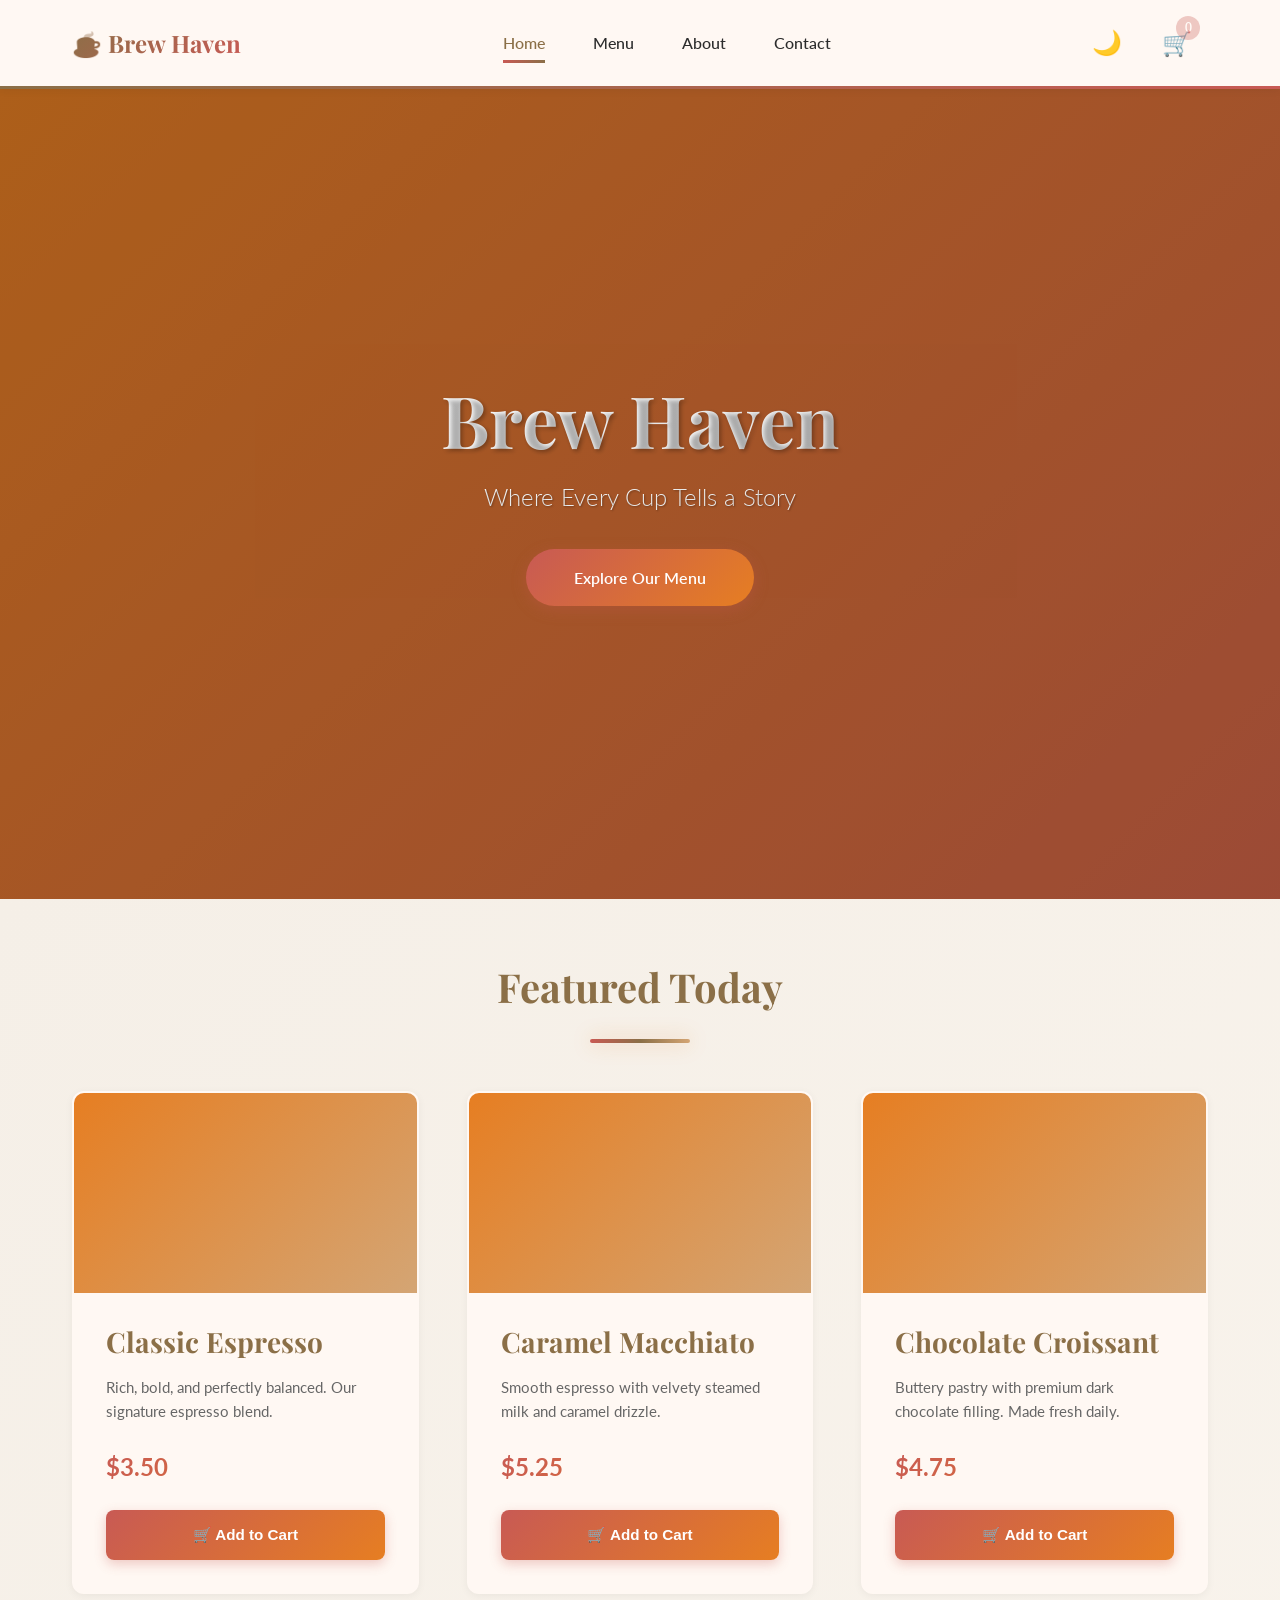
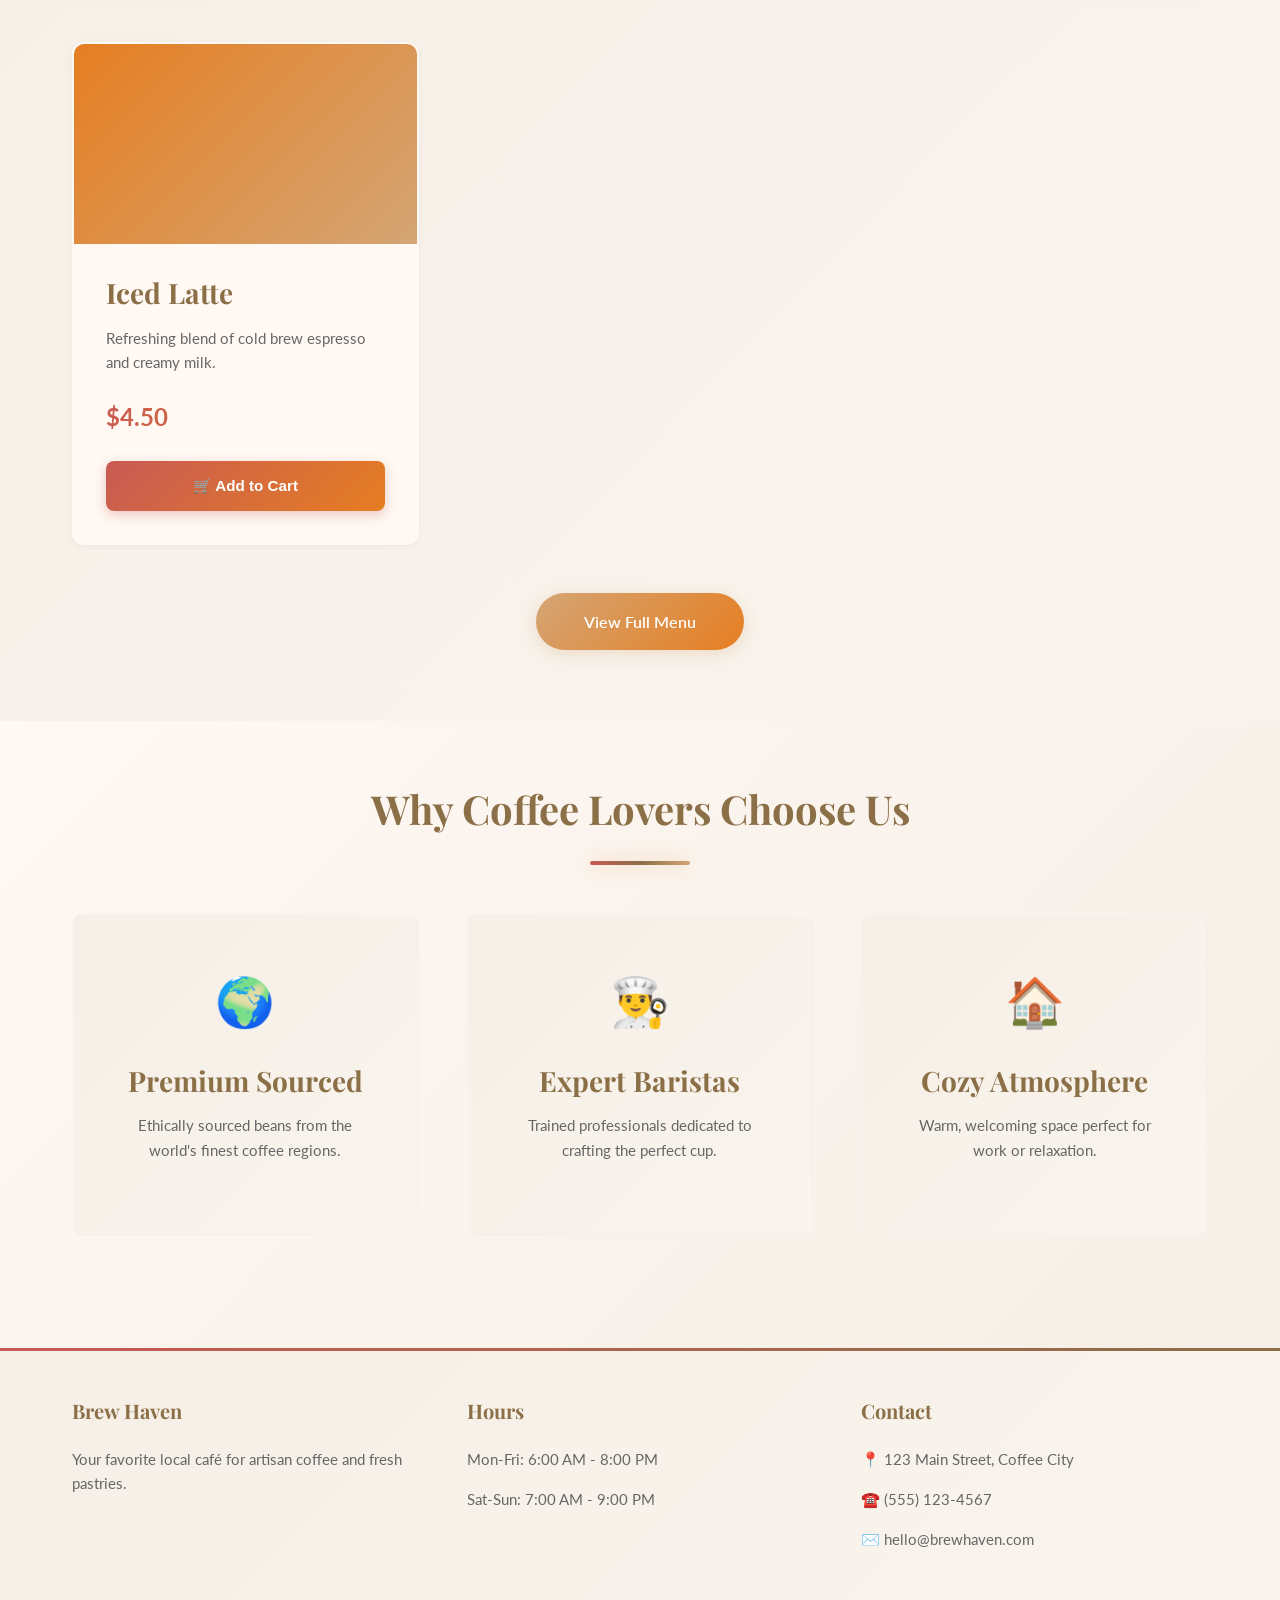
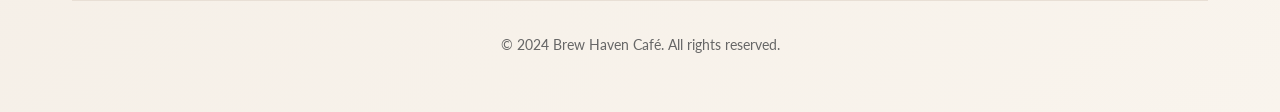
<file: index.html>
<!DOCTYPE html>
<html lang="en">
<head>
    <meta charset="UTF-8">
    <meta name="viewport" content="width=device-width, initial-scale=1.0">
    <title>Brew Haven Café - Artisan Coffee & Desserts</title>
    <link href="https://fonts.googleapis.com/css2?family=Playfair+Display:wght@700&family=Lato:wght@300;400;700&display=swap" rel="stylesheet">
    <link rel="stylesheet" href="styles.css">
</head>
<body>
    <!-- Navigation Bar -->
    <nav class="navbar">
        <div class="nav-container">
            <div class="nav-brand">☕ Brew Haven</div>
            <ul class="nav-menu">
                <li><a href="index.html" class="nav-link active">Home</a></li>
                <li><a href="menu.html" class="nav-link">Menu</a></li>
                <li><a href="about.html" class="nav-link">About</a></li>
                <li><a href="contact.html" class="nav-link">Contact</a></li>
            </ul>
            <div class="nav-toggle">
                <button id="dark-mode-btn" class="dark-mode-toggle" title="Toggle Dark Mode">🌙</button>
                <a href="cart.html" class="cart-icon-nav" title="Shopping Cart">
                    <span class="cart-count" id="navbar-cart-count">0</span>
                    🛒
                </a>
                <button class="hamburger" id="hamburger">
                    <span></span>
                    <span></span>
                    <span></span>
                </button>
            </div>
        </div>
    </nav>

    <!-- Hero Section -->
    <section class="hero">
        <div class="hero-content">
            <h1 class="hero-title">Brew Haven</h1>
            <p class="hero-tagline">Where Every Cup Tells a Story</p>
            <a href="menu.html" class="cta-button">Explore Our Menu</a>
        </div>
        <div class="hero-overlay"></div>
    </section>

    <!-- Featured Items Section -->
    <section class="featured-section">
        <div class="container">
            <h2 class="section-title">Featured Today</h2>
            <div class="featured-grid">
                <!-- Featured Item 1 -->
                <div class="featured-card">
                    <div class="card-image">
                        <iframe src="https://lottie.host/embed/1f72e7f6-2e8f-481a-8f55-c6c0c6ce4fb8/rEkEXQFXvL.json"></iframe>
                    </div>
                    <div class="card-content">
                        <h3>Classic Espresso</h3>
                        <p>Rich, bold, and perfectly balanced. Our signature espresso blend.</p>
                        <span class="price">$3.50</span>
                        <button class="add-to-cart-btn" data-item-name="Espresso" data-item-price="2.95" data-item-category="coffee">🛒 Add to Cart</button>
                    </div>
                </div>

                <!-- Featured Item 2 -->
                <div class="featured-card">
                    <div class="card-image">
                        <iframe src="https://lottie.host/embed/8a5c4f8e-8c8f-4f8a-8f8c-8f8c8f8c8f8c/some-id.json"></iframe>
                    </div>
                    <div class="card-content">
                        <h3>Caramel Macchiato</h3>
                        <p>Smooth espresso with velvety steamed milk and caramel drizzle.</p>
                        <span class="price">$5.25</span>
                        <button class="add-to-cart-btn" data-item-name="Caramel Macchiato" data-item-price="5.25" data-item-category="coffee">🛒 Add to Cart</button>
                    </div>
                </div>

                <!-- Featured Item 3 -->
                <div class="featured-card">
                    <div class="card-image">
                        <iframe src="https://lottie.host/embed/9f8d4a9a-8f9a-4f9a-9f9a-9f9a9f9a9f9a/some-id.json"></iframe>
                    </div>
                    <div class="card-content">
                        <h3>Chocolate Croissant</h3>
                        <p>Buttery pastry with premium dark chocolate filling. Made fresh daily.</p>
                        <span class="price">$4.75</span>
                        <button class="add-to-cart-btn" data-item-name="Chocolate Croissant" data-item-price="4.75" data-item-category="desserts">🛒 Add to Cart</button>
                    </div>
                </div>

                <!-- Featured Item 4 -->
                <div class="featured-card">
                    <div class="card-image">
                        <iframe src="https://lottie.host/embed/7e6c5b4a-3f2e-1d0c-0b0a-0a0a0a0a0a0a/some-id.json"></iframe>
                    </div>
                    <div class="card-content">
                        <h3>Iced Latte</h3>
                        <p>Refreshing blend of cold brew espresso and creamy milk.</p>
                        <span class="price">$4.50</span>
                        <button class="add-to-cart-btn" data-item-name="Iced Coffee" data-item-price="3.95" data-item-category="coffee">🛒 Add to Cart</button>
                    </div>
                </div>
            </div>
            <div class="section-cta">
                <a href="menu.html" class="cta-button-secondary">View Full Menu</a>
            </div>
        </div>
    </section>

    <!-- Why Choose Us Section -->
    <section class="why-us-section">
        <div class="container">
            <h2 class="section-title">Why Coffee Lovers Choose Us</h2>
            <div class="benefits-grid">
                <div class="benefit-card">
                    <div class="benefit-icon">🌍</div>
                    <h3>Premium Sourced</h3>
                    <p>Ethically sourced beans from the world's finest coffee regions.</p>
                </div>
                <div class="benefit-card">
                    <div class="benefit-icon">👨‍🍳</div>
                    <h3>Expert Baristas</h3>
                    <p>Trained professionals dedicated to crafting the perfect cup.</p>
                </div>
                <div class="benefit-card">
                    <div class="benefit-icon">🏠</div>
                    <h3>Cozy Atmosphere</h3>
                    <p>Warm, welcoming space perfect for work or relaxation.</p>
                </div>
            </div>
        </div>
    </section>

    <!-- Footer -->
    <footer class="footer">
        <div class="container">
            <div class="footer-content">
                <div class="footer-section">
                    <h4>Brew Haven</h4>
                    <p>Your favorite local café for artisan coffee and fresh pastries.</p>
                </div>
                <div class="footer-section">
                    <h4>Hours</h4>
                    <p>Mon-Fri: 6:00 AM - 8:00 PM</p>
                    <p>Sat-Sun: 7:00 AM - 9:00 PM</p>
                </div>
                <div class="footer-section">
                    <h4>Contact</h4>
                    <p>📍 123 Main Street, Coffee City</p>
                    <p>☎️ (555) 123-4567</p>
                    <p>✉️ hello@brewhaven.com</p>
                </div>
            </div>
            <div class="footer-bottom">
                <p>&copy; 2024 Brew Haven Café. All rights reserved.</p>
            </div>
        </div>
    </footer>

    <!-- Scroll to Top Button -->
    <button id="scroll-to-top" class="scroll-to-top" title="Back to Top">↑</button>

    <script src="script.js"></script>
    <script src="cart.js"></script>
    <script src="products-data.js"></script>
    <script src="ai-recommendations.js"></script>
</body>
</html>
</file>
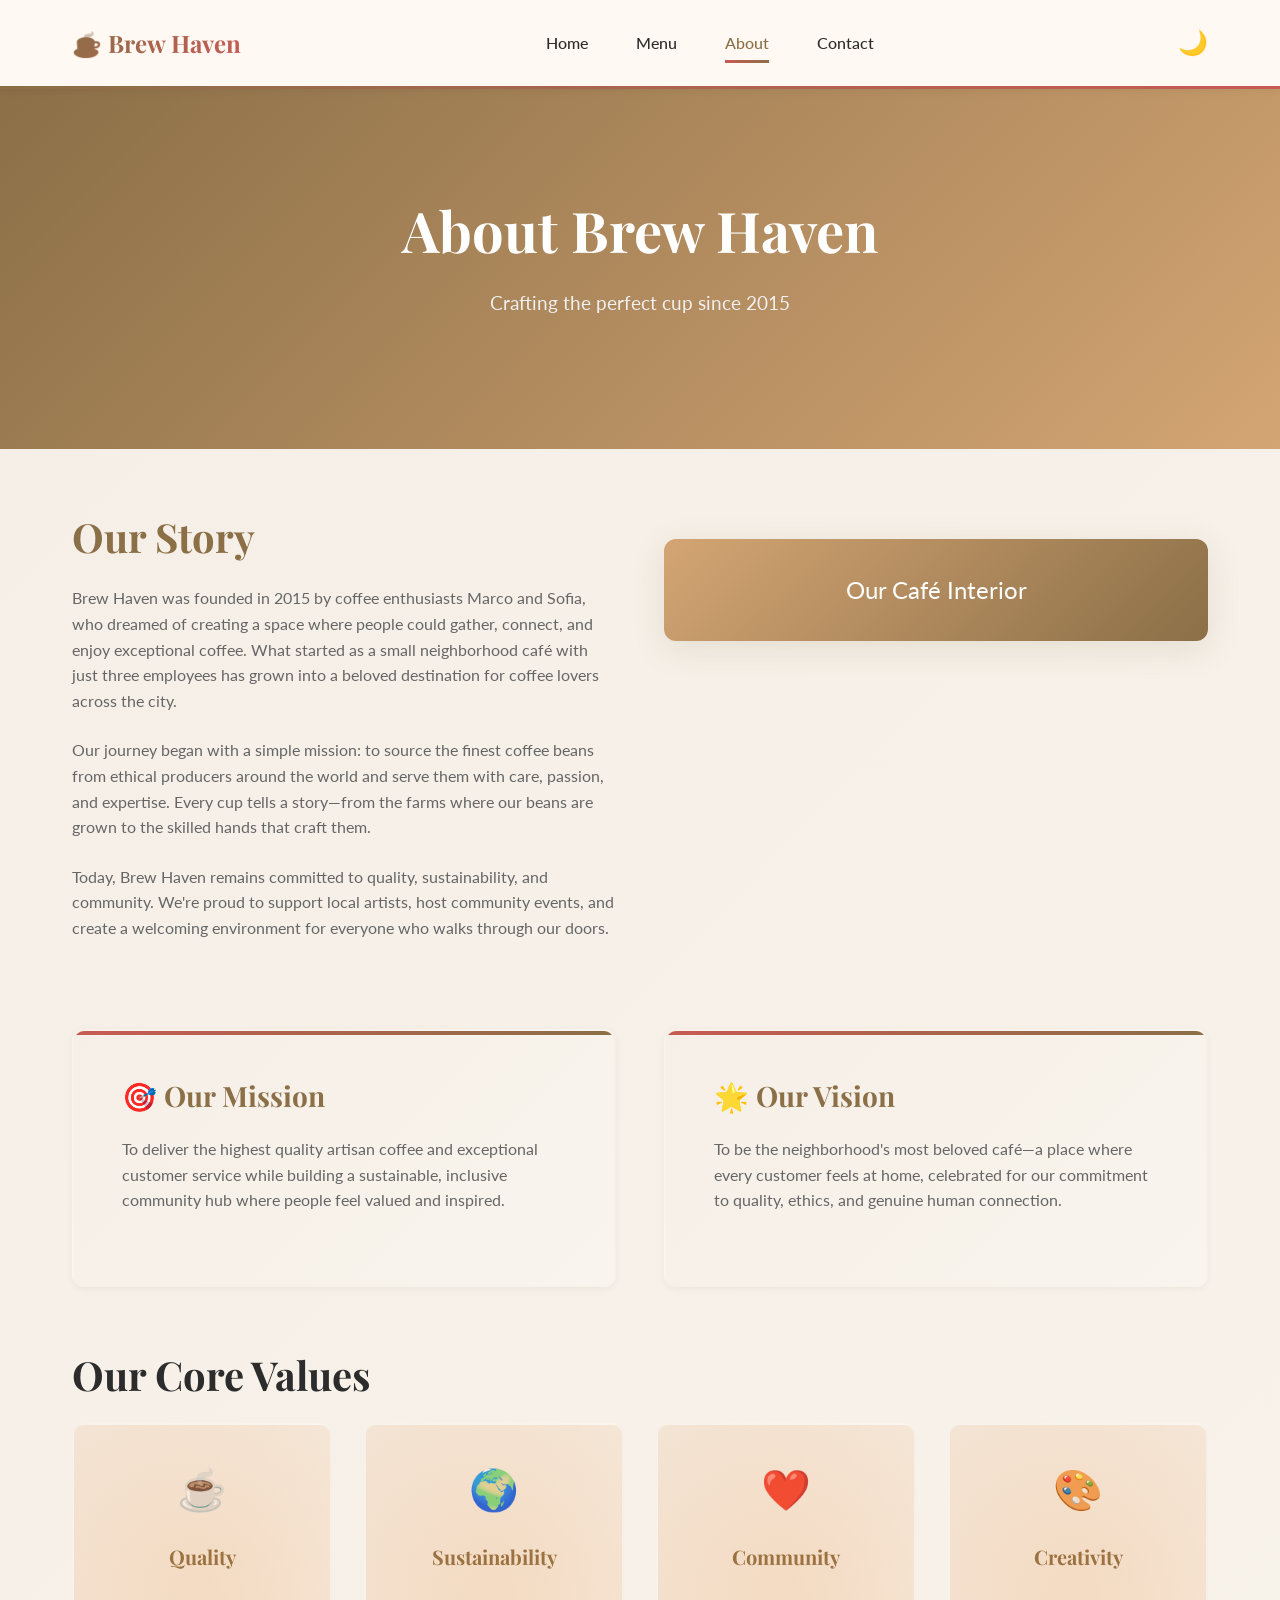
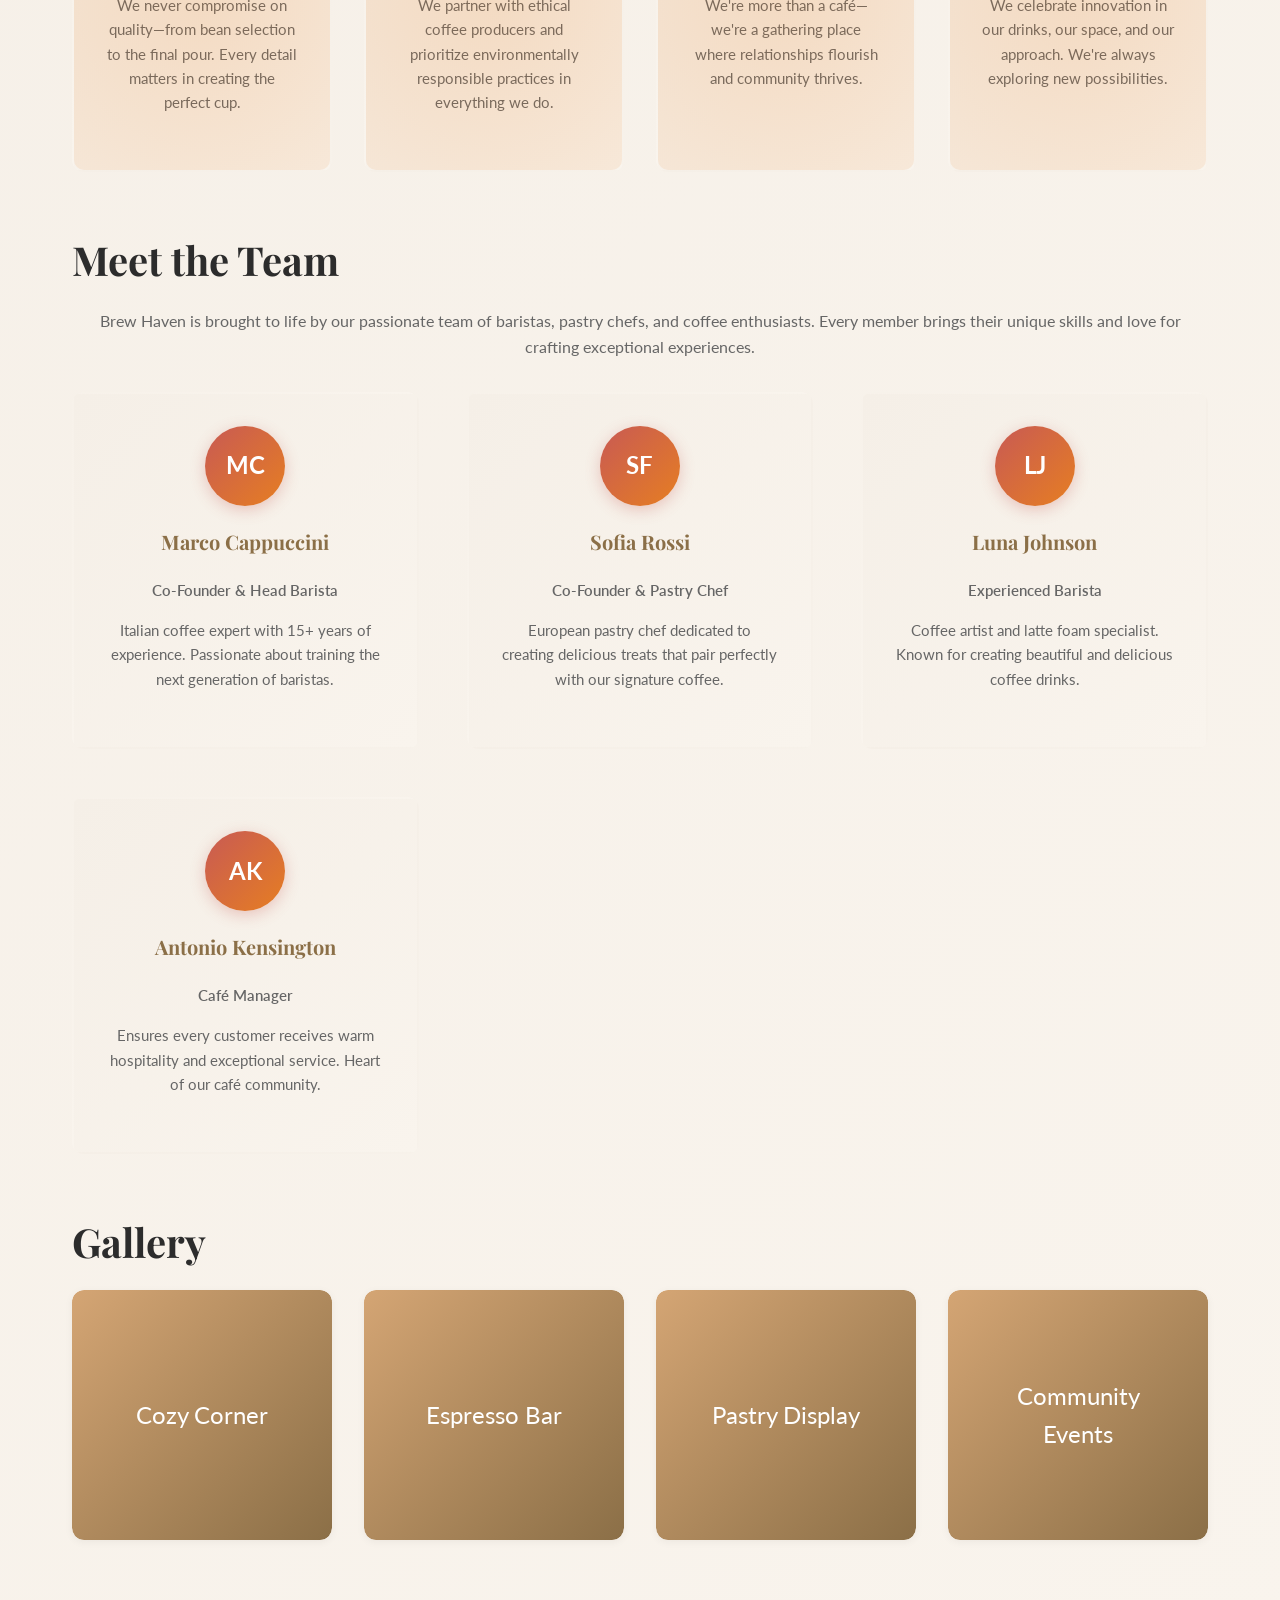
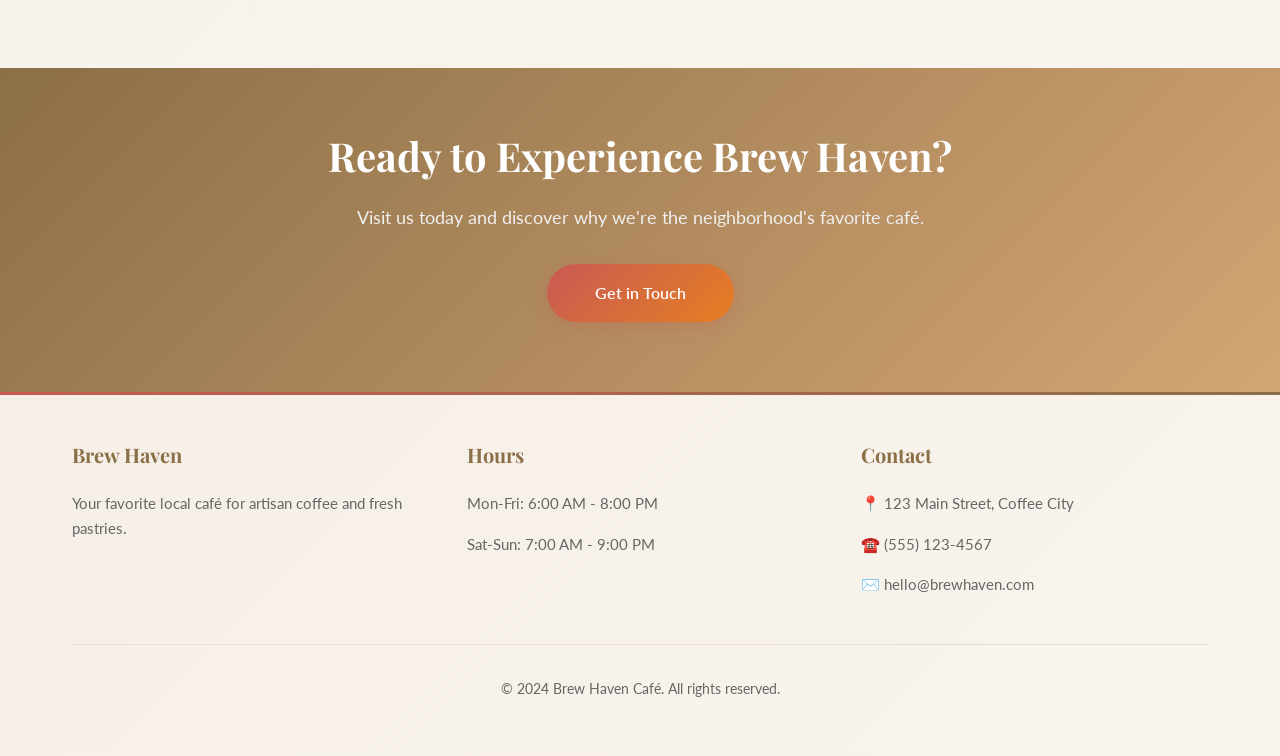
<file: about.html>
<!DOCTYPE html>
<html lang="en">
<head>
    <meta charset="UTF-8">
    <meta name="viewport" content="width=device-width, initial-scale=1.0">
    <title>About Us - Brew Haven Café</title>
    <link href="https://fonts.googleapis.com/css2?family=Playfair+Display:wght@700&family=Lato:wght@300;400;700&display=swap" rel="stylesheet">
    <link rel="stylesheet" href="styles.css">
</head>
<body>
    <!-- Navigation Bar -->
    <nav class="navbar">
        <div class="nav-container">
            <div class="nav-brand">☕ Brew Haven</div>
            <ul class="nav-menu">
                <li><a href="index.html" class="nav-link">Home</a></li>
                <li><a href="menu.html" class="nav-link">Menu</a></li>
                <li><a href="about.html" class="nav-link active">About</a></li>
                <li><a href="contact.html" class="nav-link">Contact</a></li>
            </ul>
            <div class="nav-toggle">
                <button id="dark-mode-btn" class="dark-mode-toggle" title="Toggle Dark Mode">🌙</button>
                <button class="hamburger" id="hamburger">
                    <span></span>
                    <span></span>
                    <span></span>
                </button>
            </div>
        </div>
    </nav>

    <!-- About Hero Section -->
    <section class="about-hero">
        <div class="about-hero-content">
            <h1>About Brew Haven</h1>
            <p>Crafting the perfect cup since 2015</p>
        </div>
    </section>

    <!-- About Content -->
    <section class="about-section">
        <div class="container">
            <!-- Story -->
            <div class="about-story">
                <div class="story-text">
                    <h2>Our Story</h2>
                    <p>Brew Haven was founded in 2015 by coffee enthusiasts Marco and Sofia, who dreamed of creating a space where people could gather, connect, and enjoy exceptional coffee. What started as a small neighborhood café with just three employees has grown into a beloved destination for coffee lovers across the city.</p>
                    <p>Our journey began with a simple mission: to source the finest coffee beans from ethical producers around the world and serve them with care, passion, and expertise. Every cup tells a story—from the farms where our beans are grown to the skilled hands that craft them.</p>
                    <p>Today, Brew Haven remains committed to quality, sustainability, and community. We're proud to support local artists, host community events, and create a welcoming environment for everyone who walks through our doors.</p>
                </div>
                <div class="story-image">
                    <div class="placeholder-image">Our Café Interior</div>
                </div>
            </div>

            <!-- Mission & Vision -->
            <div class="mission-vision">
                <div class="mission-card">
                    <h3>🎯 Our Mission</h3>
                    <p>To deliver the highest quality artisan coffee and exceptional customer service while building a sustainable, inclusive community hub where people feel valued and inspired.</p>
                </div>
                <div class="vision-card">
                    <h3>🌟 Our Vision</h3>
                    <p>To be the neighborhood's most beloved café—a place where every customer feels at home, celebrated for our commitment to quality, ethics, and genuine human connection.</p>
                </div>
            </div>

            <!-- Values -->
            <div class="values-section">
                <h2>Our Core Values</h2>
                <div class="values-grid">
                    <div class="value-card">
                        <div class="value-icon">☕</div>
                        <h4>Quality</h4>
                        <p>We never compromise on quality—from bean selection to the final pour. Every detail matters in creating the perfect cup.</p>
                    </div>
                    <div class="value-card">
                        <div class="value-icon">🌍</div>
                        <h4>Sustainability</h4>
                        <p>We partner with ethical coffee producers and prioritize environmentally responsible practices in everything we do.</p>
                    </div>
                    <div class="value-card">
                        <div class="value-icon">❤️</div>
                        <h4>Community</h4>
                        <p>We're more than a café—we're a gathering place where relationships flourish and community thrives.</p>
                    </div>
                    <div class="value-card">
                        <div class="value-icon">🎨</div>
                        <h4>Creativity</h4>
                        <p>We celebrate innovation in our drinks, our space, and our approach. We're always exploring new possibilities.</p>
                    </div>
                </div>
            </div>

            <!-- Team Section -->
            <div class="team-section">
                <h2>Meet the Team</h2>
                <p class="team-intro">Brew Haven is brought to life by our passionate team of baristas, pastry chefs, and coffee enthusiasts. Every member brings their unique skills and love for crafting exceptional experiences.</p>
                <div class="team-grid">
                    <div class="team-member">
                        <div class="member-avatar">MC</div>
                        <h4>Marco Cappuccini</h4>
                        <p class="role">Co-Founder & Head Barista</p>
                        <p>Italian coffee expert with 15+ years of experience. Passionate about training the next generation of baristas.</p>
                    </div>
                    <div class="team-member">
                        <div class="member-avatar">SF</div>
                        <h4>Sofia Rossi</h4>
                        <p class="role">Co-Founder & Pastry Chef</p>
                        <p>European pastry chef dedicated to creating delicious treats that pair perfectly with our signature coffee.</p>
                    </div>
                    <div class="team-member">
                        <div class="member-avatar">LJ</div>
                        <h4>Luna Johnson</h4>
                        <p class="role">Experienced Barista</p>
                        <p>Coffee artist and latte foam specialist. Known for creating beautiful and delicious coffee drinks.</p>
                    </div>
                    <div class="team-member">
                        <div class="member-avatar">AK</div>
                        <h4>Antonio Kensington</h4>
                        <p class="role">Café Manager</p>
                        <p>Ensures every customer receives warm hospitality and exceptional service. Heart of our café community.</p>
                    </div>
                </div>
            </div>

            <!-- Gallery -->
            <div class="gallery-section">
                <h2>Gallery</h2>
                <div class="gallery-grid">
                    <div class="gallery-item">
                        <div class="placeholder-image gallery-image">Cozy Corner</div>
                    </div>
                    <div class="gallery-item">
                        <div class="placeholder-image gallery-image">Espresso Bar</div>
                    </div>
                    <div class="gallery-item">
                        <div class="placeholder-image gallery-image">Pastry Display</div>
                    </div>
                    <div class="gallery-item">
                        <div class="placeholder-image gallery-image">Community Events</div>
                    </div>
                </div>
            </div>
        </div>
    </section>

    <!-- Call to Action -->
    <section class="cta-section">
        <div class="container">
            <h2>Ready to Experience Brew Haven?</h2>
            <p>Visit us today and discover why we're the neighborhood's favorite café.</p>
            <a href="contact.html" class="cta-button">Get in Touch</a>
        </div>
    </section>

    <!-- Footer -->
    <footer class="footer">
        <div class="container">
            <div class="footer-content">
                <div class="footer-section">
                    <h4>Brew Haven</h4>
                    <p>Your favorite local café for artisan coffee and fresh pastries.</p>
                </div>
                <div class="footer-section">
                    <h4>Hours</h4>
                    <p>Mon-Fri: 6:00 AM - 8:00 PM</p>
                    <p>Sat-Sun: 7:00 AM - 9:00 PM</p>
                </div>
                <div class="footer-section">
                    <h4>Contact</h4>
                    <p>📍 123 Main Street, Coffee City</p>
                    <p>☎️ (555) 123-4567</p>
                    <p>✉️ hello@brewhaven.com</p>
                </div>
            </div>
            <div class="footer-bottom">
                <p>&copy; 2024 Brew Haven Café. All rights reserved.</p>
            </div>
        </div>
    </footer>

    <!-- Scroll to Top Button -->
    <button id="scroll-to-top" class="scroll-to-top" title="Back to Top">↑</button>

    <script src="script.js"></script>
</body>
</html>
</file>
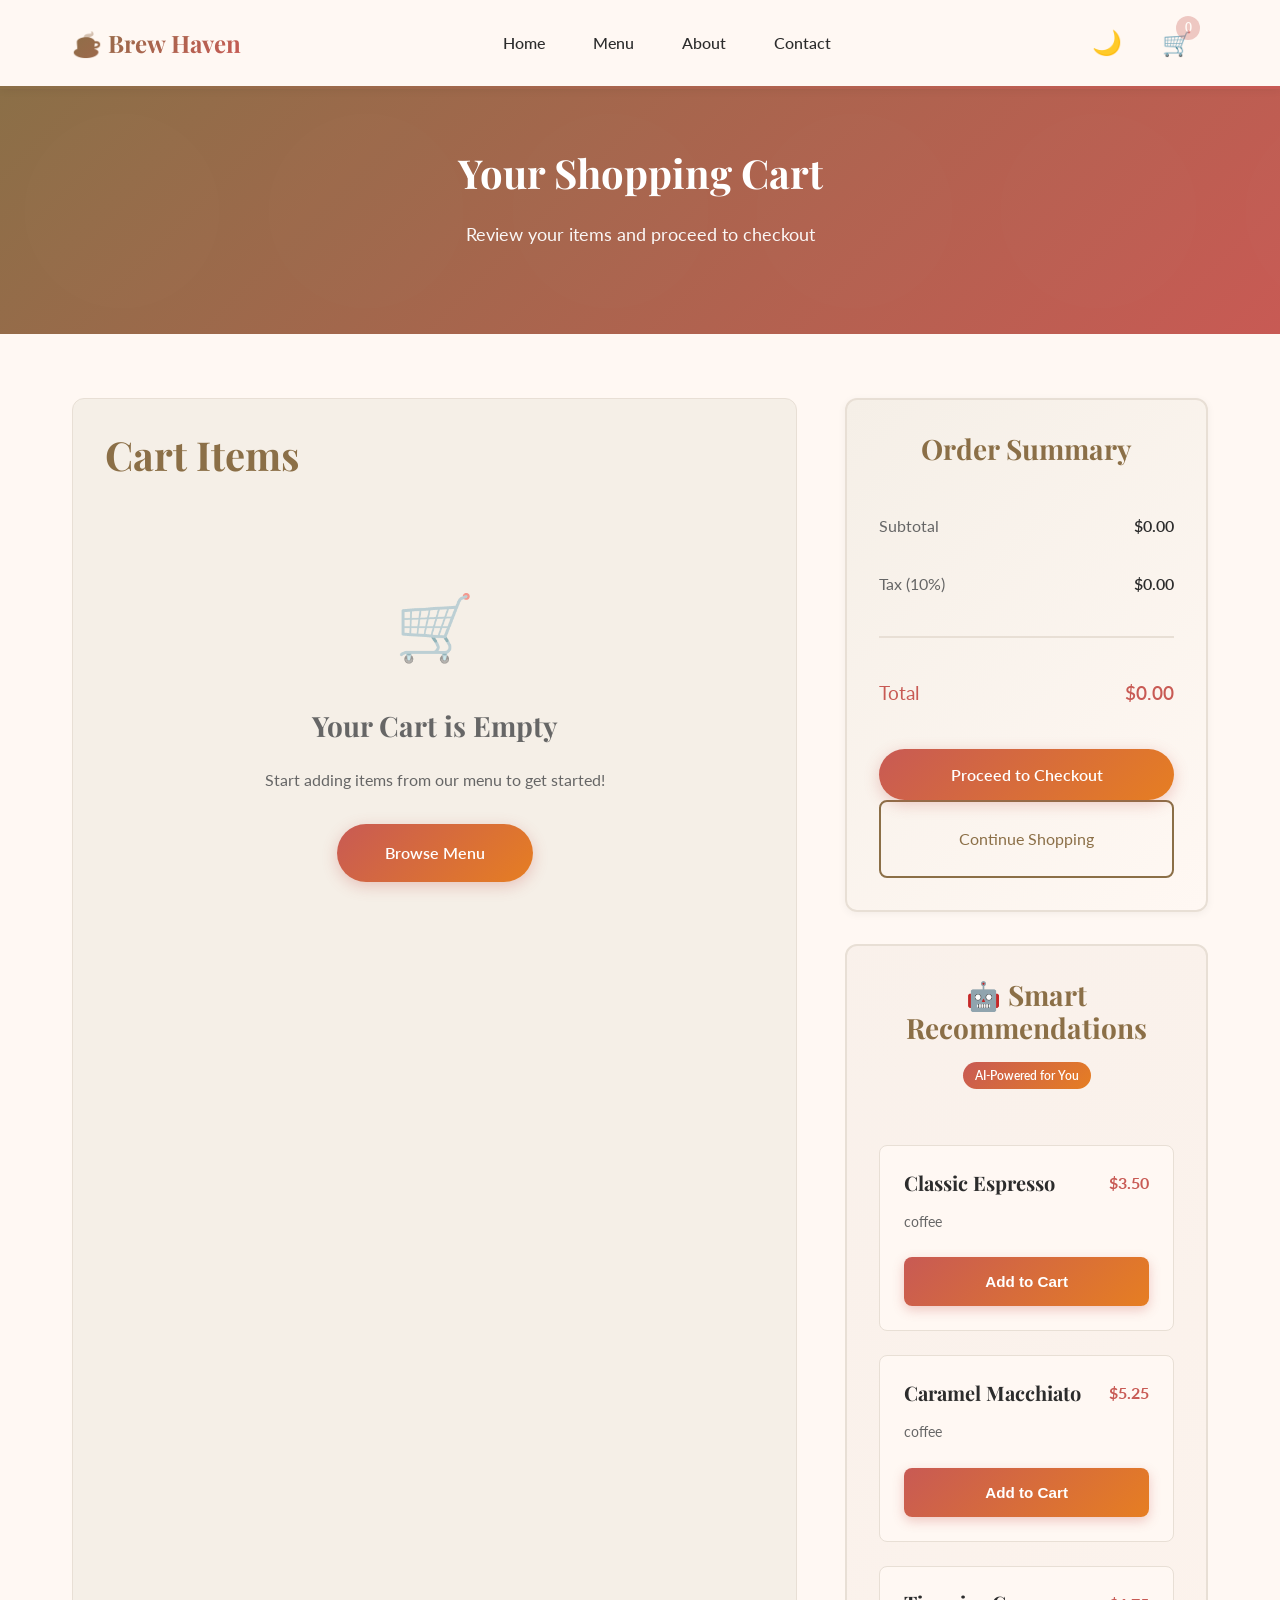
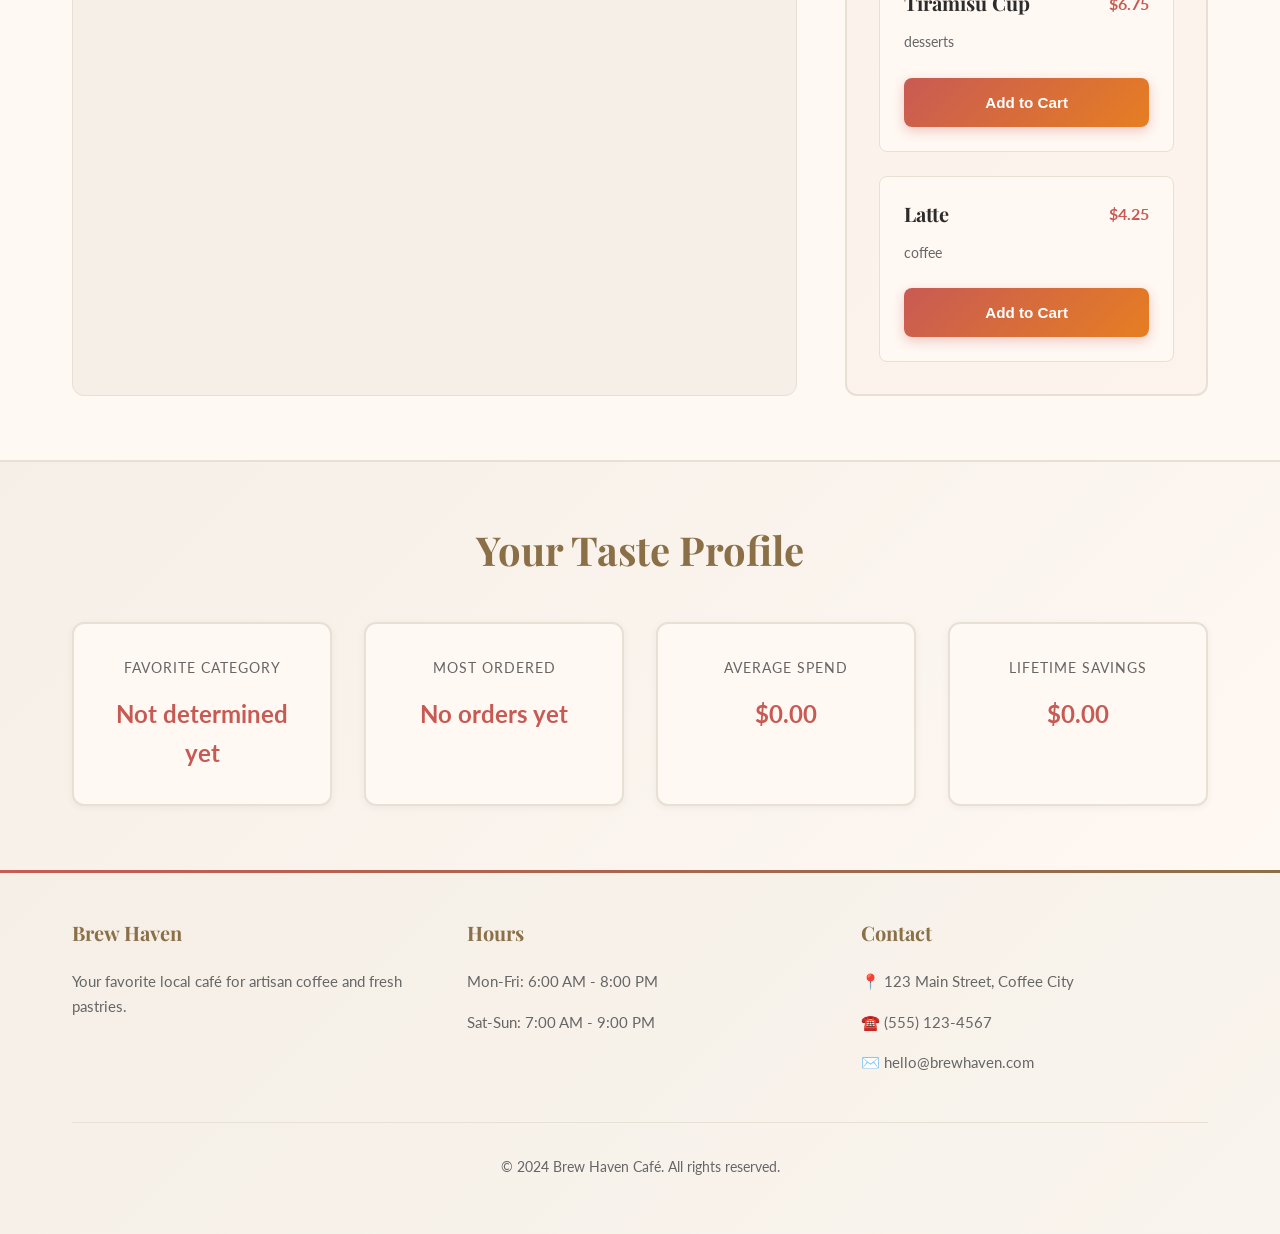
<file: cart.html>
<!DOCTYPE html>
<html lang="en">
<head>
    <meta charset="UTF-8">
    <meta name="viewport" content="width=device-width, initial-scale=1.0">
    <title>Shopping Cart - Brew Haven Café</title>
    <link href="https://fonts.googleapis.com/css2?family=Playfair+Display:wght@700&family=Lato:wght@300;400;700&display=swap" rel="stylesheet">
    <link rel="stylesheet" href="styles.css">
</head>
<body>
    <!-- Navigation Bar -->
    <nav class="navbar">
        <div class="nav-container">
            <div class="nav-brand">☕ Brew Haven</div>
            <ul class="nav-menu">
                <li><a href="index.html" class="nav-link">Home</a></li>
                <li><a href="menu.html" class="nav-link">Menu</a></li>
                <li><a href="about.html" class="nav-link">About</a></li>
                <li><a href="contact.html" class="nav-link">Contact</a></li>
            </ul>
            <div class="nav-toggle">
                <button id="dark-mode-btn" class="dark-mode-toggle" title="Toggle Dark Mode">🌙</button>
                <a href="cart.html" class="cart-icon-nav" title="Shopping Cart">
                    <span class="cart-count" id="navbar-cart-count">0</span>
                    🛒
                </a>
                <button class="hamburger" id="hamburger">
                    <span></span>
                    <span></span>
                    <span></span>
                </button>
            </div>
        </div>
    </nav>

    <!-- Cart Page Hero -->
    <section class="cart-hero">
        <div class="cart-hero-content">
            <h1>Your Shopping Cart</h1>
            <p>Review your items and proceed to checkout</p>
        </div>
    </section>

    <!-- Main Cart Section -->
    <section class="cart-main">
        <div class="container">
            <div class="cart-layout">
                <!-- Cart Items -->
                <div class="cart-items-section">
                    <h2>Cart Items</h2>
                    <div id="cart-items-container" class="cart-items-grid">
                        <!-- Cart items will be dynamically loaded here -->
                    </div>
                    <div id="empty-cart-message" class="empty-cart-message" style="display: none;">
                        <div class="empty-cart-icon">🛒</div>
                        <h3>Your Cart is Empty</h3>
                        <p>Start adding items from our menu to get started!</p>
                        <a href="menu.html" class="cta-button">Browse Menu</a>
                    </div>
                </div>

                <!-- Cart Summary -->
                <aside class="cart-summary-section">
                    <!-- Summary Card -->
                    <div class="cart-summary-card">
                        <h3>Order Summary</h3>
                        <div class="summary-row">
                            <span>Subtotal</span>
                            <span id="summary-subtotal">$0.00</span>
                        </div>
                        <div class="summary-row">
                            <span>Tax (10%)</span>
                            <span id="summary-tax">$0.00</span>
                        </div>
                        <div class="summary-divider"></div>
                        <div class="summary-row summary-total">
                            <span>Total</span>
                            <span id="summary-total">$0.00</span>
                        </div>
                        <button id="checkout-btn" class="cta-button checkout-btn">Proceed to Checkout</button>
                        <a href="menu.html" class="secondary-btn">Continue Shopping</a>
                    </div>

                    <!-- AI Recommendations Section -->
                    <div class="ai-recommendations-card">
                        <div class="recommendations-header">
                            <h3>🤖 Smart Recommendations</h3>
                            <p class="ai-badge">AI-Powered for You</p>
                        </div>
                        <div id="recommendations-container" class="recommendations-list">
                            <!-- Recommendations will be loaded here -->
                        </div>
                    </div>
                </aside>
            </div>
        </div>
    </section>

    <!-- AI Analytics Section -->
    <section class="ai-analytics-section">
        <div class="container">
            <h2>Your Taste Profile</h2>
            <div class="analytics-grid">
                <div class="analytics-card">
                    <span class="analytics-label">Favorite Category</span>
                    <span class="analytics-value" id="favorite-category">—</span>
                </div>
                <div class="analytics-card">
                    <span class="analytics-label">Most Ordered</span>
                    <span class="analytics-value" id="most-ordered">—</span>
                </div>
                <div class="analytics-card">
                    <span class="analytics-label">Average Spend</span>
                    <span class="analytics-value" id="avg-spend">—</span>
                </div>
                <div class="analytics-card">
                    <span class="analytics-label">Lifetime Savings</span>
                    <span class="analytics-value" id="lifetime-savings">—</span>
                </div>
            </div>
        </div>
    </section>

    <!-- Footer -->
    <footer class="footer">
        <div class="container">
            <div class="footer-content">
                <div class="footer-section">
                    <h4>Brew Haven</h4>
                    <p>Your favorite local café for artisan coffee and fresh pastries.</p>
                </div>
                <div class="footer-section">
                    <h4>Hours</h4>
                    <p>Mon-Fri: 6:00 AM - 8:00 PM</p>
                    <p>Sat-Sun: 7:00 AM - 9:00 PM</p>
                </div>
                <div class="footer-section">
                    <h4>Contact</h4>
                    <p>📍 123 Main Street, Coffee City</p>
                    <p>☎️ (555) 123-4567</p>
                    <p>✉️ hello@brewhaven.com</p>
                </div>
            </div>
            <div class="footer-bottom">
                <p>&copy; 2024 Brew Haven Café. All rights reserved.</p>
            </div>
        </div>
    </footer>

    <!-- Scroll to Top Button -->
    <button id="scroll-to-top" class="scroll-to-top" title="Back to Top">↑</button>

    <!-- Scripts -->
    <script src="script.js"></script>
    <script src="cart.js"></script>
    <script src="ai-recommendations.js"></script>
</body>
</html>
</file>
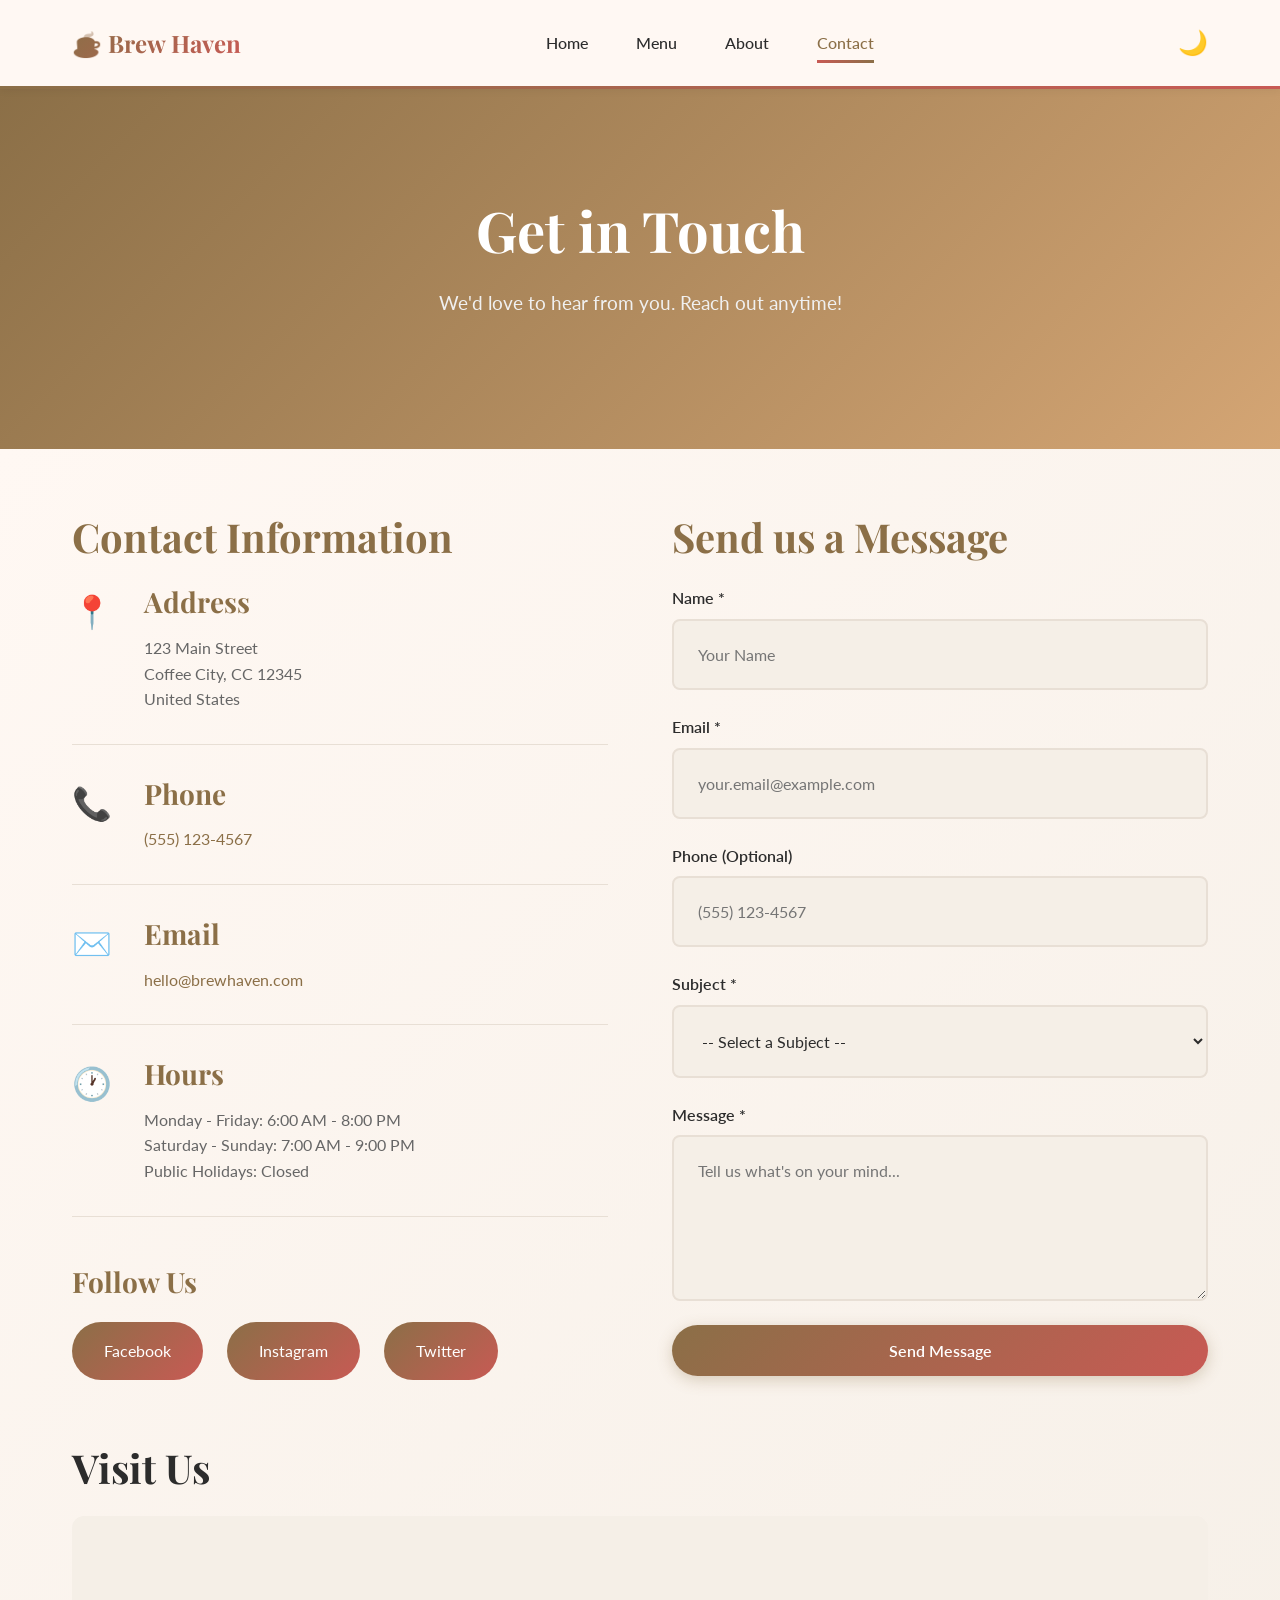
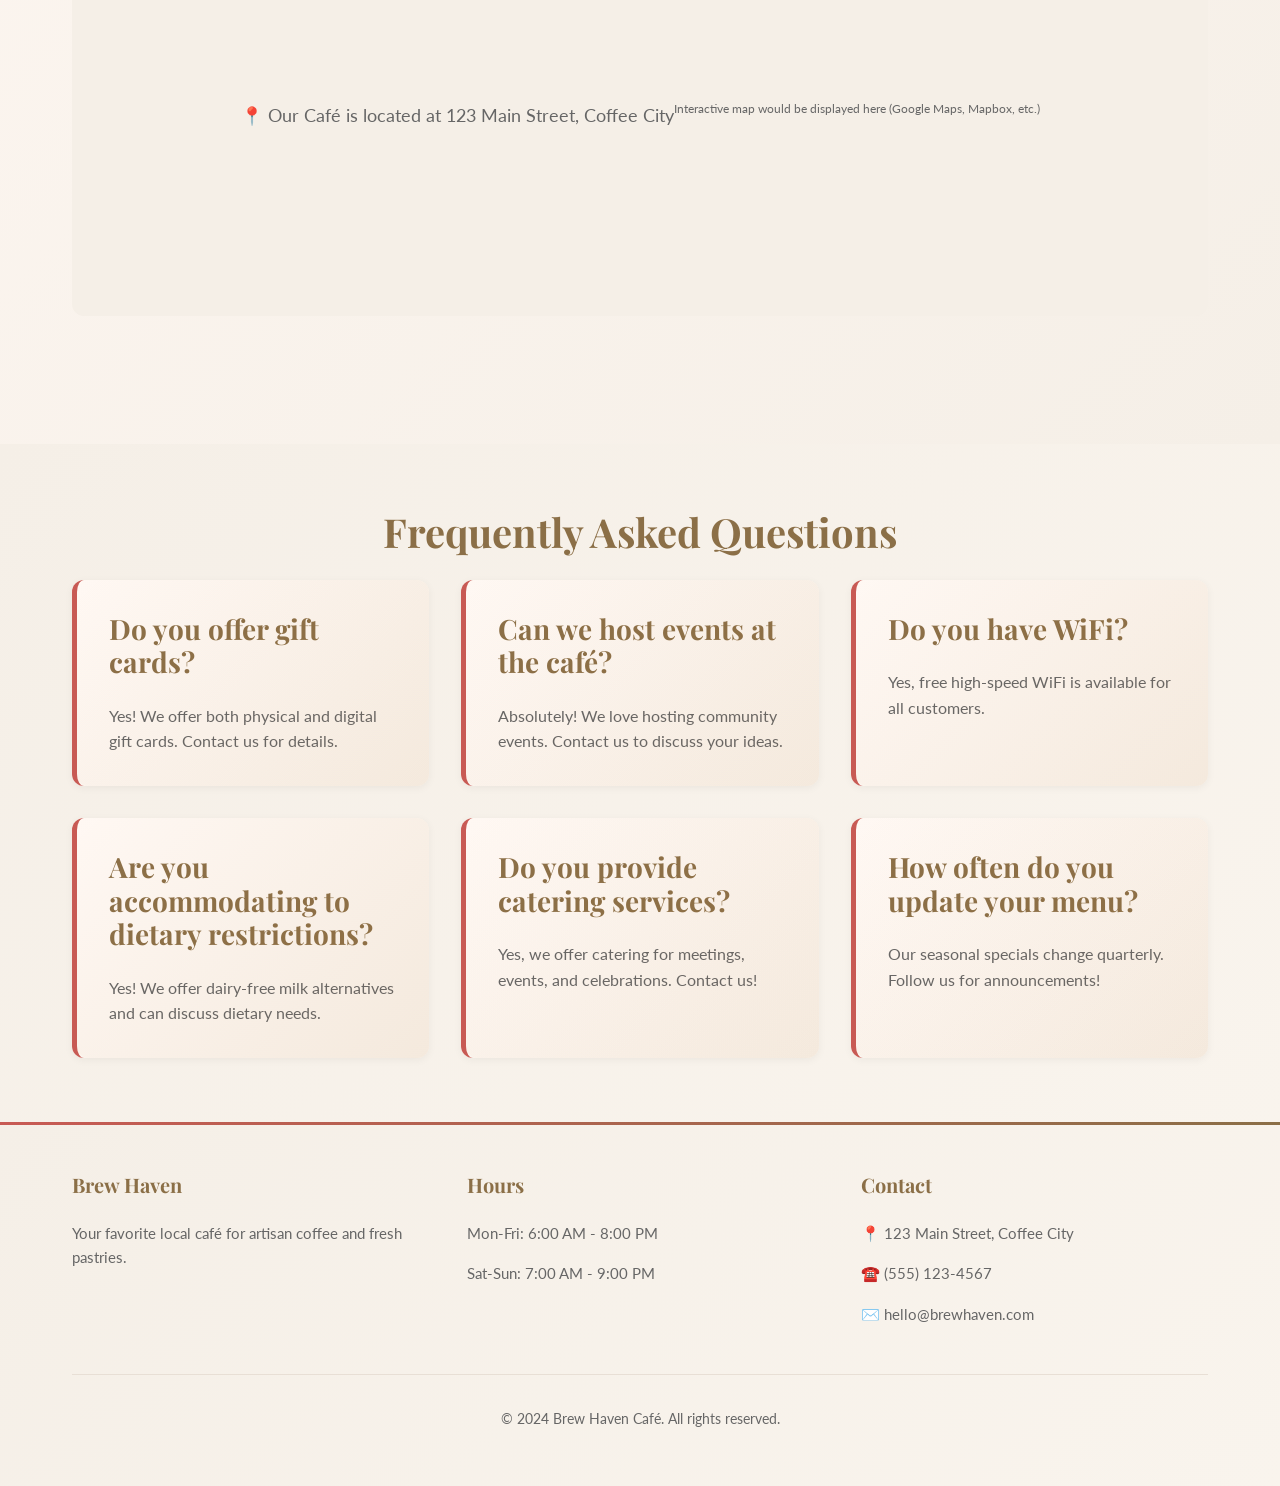
<file: contact.html>
<!DOCTYPE html>
<html lang="en">
<head>
    <meta charset="UTF-8">
    <meta name="viewport" content="width=device-width, initial-scale=1.0">
    <title>Contact Us - Brew Haven Café</title>
    <link href="https://fonts.googleapis.com/css2?family=Playfair+Display:wght@700&family=Lato:wght@300;400;700&display=swap" rel="stylesheet">
    <link rel="stylesheet" href="styles.css">
</head>
<body>
    <!-- Navigation Bar -->
    <nav class="navbar">
        <div class="nav-container">
            <div class="nav-brand">☕ Brew Haven</div>
            <ul class="nav-menu">
                <li><a href="index.html" class="nav-link">Home</a></li>
                <li><a href="menu.html" class="nav-link">Menu</a></li>
                <li><a href="about.html" class="nav-link">About</a></li>
                <li><a href="contact.html" class="nav-link active">Contact</a></li>
            </ul>
            <div class="nav-toggle">
                <button id="dark-mode-btn" class="dark-mode-toggle" title="Toggle Dark Mode">🌙</button>
                <button class="hamburger" id="hamburger">
                    <span></span>
                    <span></span>
                    <span></span>
                </button>
            </div>
        </div>
    </nav>

    <!-- Contact Hero Section -->
    <section class="contact-hero">
        <div class="contact-hero-content">
            <h1>Get in Touch</h1>
            <p>We'd love to hear from you. Reach out anytime!</p>
        </div>
    </section>

    <!-- Contact Content -->
    <section class="contact-section">
        <div class="container">
            <div class="contact-wrapper">
                <!-- Contact Information -->
                <div class="contact-info">
                    <h2>Contact Information</h2>
                    
                    <div class="info-item">
                        <div class="info-icon">📍</div>
                        <div class="info-content">
                            <h3>Address</h3>
                            <p>123 Main Street<br>Coffee City, CC 12345<br>United States</p>
                        </div>
                    </div>

                    <div class="info-item">
                        <div class="info-icon">📞</div>
                        <div class="info-content">
                            <h3>Phone</h3>
                            <p><a href="tel:+15551234567">(555) 123-4567</a></p>
                        </div>
                    </div>

                    <div class="info-item">
                        <div class="info-icon">✉️</div>
                        <div class="info-content">
                            <h3>Email</h3>
                            <p><a href="mailto:hello@brewhaven.com">hello@brewhaven.com</a></p>
                        </div>
                    </div>

                    <div class="info-item">
                        <div class="info-icon">🕐</div>
                        <div class="info-content">
                            <h3>Hours</h3>
                            <p>Monday - Friday: 6:00 AM - 8:00 PM<br>
                            Saturday - Sunday: 7:00 AM - 9:00 PM<br>
                            Public Holidays: Closed</p>
                        </div>
                    </div>

                    <!-- Social Links -->
                    <div class="social-links">
                        <h3>Follow Us</h3>
                        <div class="socials">
                            <a href="#" class="social-btn">Facebook</a>
                            <a href="#" class="social-btn">Instagram</a>
                            <a href="#" class="social-btn">Twitter</a>
                        </div>
                    </div>
                </div>

                <!-- Contact Form -->
                <div class="contact-form-wrapper">
                    <h2>Send us a Message</h2>
                    <form id="contact-form" class="contact-form" novalidate>
                        <div class="form-group">
                            <label for="name">Name *</label>
                            <input 
                                type="text" 
                                id="name" 
                                name="name" 
                                placeholder="Your Name" 
                                required
                            >
                            <span class="error-message" id="name-error"></span>
                        </div>

                        <div class="form-group">
                            <label for="email">Email *</label>
                            <input 
                                type="email" 
                                id="email" 
                                name="email" 
                                placeholder="your.email@example.com" 
                                required
                            >
                            <span class="error-message" id="email-error"></span>
                        </div>

                        <div class="form-group">
                            <label for="phone">Phone (Optional)</label>
                            <input 
                                type="tel" 
                                id="phone" 
                                name="phone" 
                                placeholder="(555) 123-4567"
                            >
                            <span class="error-message" id="phone-error"></span>
                        </div>

                        <div class="form-group">
                            <label for="subject">Subject *</label>
                            <select id="subject" name="subject" required>
                                <option value="">-- Select a Subject --</option>
                                <option value="inquiry">General Inquiry</option>
                                <option value="catering">Catering Request</option>
                                <option value="feedback">Feedback</option>
                                <option value="partnerships">Partnership Opportunity</option>
                                <option value="jobs">Job Application</option>
                                <option value="other">Other</option>
                            </select>
                            <span class="error-message" id="subject-error"></span>
                        </div>

                        <div class="form-group">
                            <label for="message">Message *</label>
                            <textarea 
                                id="message" 
                                name="message" 
                                rows="6" 
                                placeholder="Tell us what's on your mind..." 
                                required
                            ></textarea>
                            <span class="error-message" id="message-error"></span>
                        </div>

                        <button type="submit" class="submit-btn">Send Message</button>
                        <div class="form-message" id="form-message"></div>
                    </form>
                </div>
            </div>

            <!-- Map Placeholder -->
            <div class="map-section">
                <h2>Visit Us</h2>
                <div class="map-placeholder">
                    📍 Our Café is located at 123 Main Street, Coffee City
                    <p style="font-size: 12px; margin-top: 10px;">Interactive map would be displayed here (Google Maps, Mapbox, etc.)</p>
                </div>
            </div>
        </div>
    </section>

    <!-- FAQ Section -->
    <section class="faq-section">
        <div class="container">
            <h2>Frequently Asked Questions</h2>
            <div class="faq-grid">
                <div class="faq-item">
                    <h3>Do you offer gift cards?</h3>
                    <p>Yes! We offer both physical and digital gift cards. Contact us for details.</p>
                </div>
                <div class="faq-item">
                    <h3>Can we host events at the café?</h3>
                    <p>Absolutely! We love hosting community events. Contact us to discuss your ideas.</p>
                </div>
                <div class="faq-item">
                    <h3>Do you have WiFi?</h3>
                    <p>Yes, free high-speed WiFi is available for all customers.</p>
                </div>
                <div class="faq-item">
                    <h3>Are you accommodating to dietary restrictions?</h3>
                    <p>Yes! We offer dairy-free milk alternatives and can discuss dietary needs.</p>
                </div>
                <div class="faq-item">
                    <h3>Do you provide catering services?</h3>
                    <p>Yes, we offer catering for meetings, events, and celebrations. Contact us!</p>
                </div>
                <div class="faq-item">
                    <h3>How often do you update your menu?</h3>
                    <p>Our seasonal specials change quarterly. Follow us for announcements!</p>
                </div>
            </div>
        </div>
    </section>

    <!-- Footer -->
    <footer class="footer">
        <div class="container">
            <div class="footer-content">
                <div class="footer-section">
                    <h4>Brew Haven</h4>
                    <p>Your favorite local café for artisan coffee and fresh pastries.</p>
                </div>
                <div class="footer-section">
                    <h4>Hours</h4>
                    <p>Mon-Fri: 6:00 AM - 8:00 PM</p>
                    <p>Sat-Sun: 7:00 AM - 9:00 PM</p>
                </div>
                <div class="footer-section">
                    <h4>Contact</h4>
                    <p>📍 123 Main Street, Coffee City</p>
                    <p>☎️ (555) 123-4567</p>
                    <p>✉️ hello@brewhaven.com</p>
                </div>
            </div>
            <div class="footer-bottom">
                <p>&copy; 2024 Brew Haven Café. All rights reserved.</p>
            </div>
        </div>
    </footer>

    <!-- Scroll to Top Button -->
    <button id="scroll-to-top" class="scroll-to-top" title="Back to Top">↑</button>

    <script src="script.js"></script>
</body>
</html>
</file>
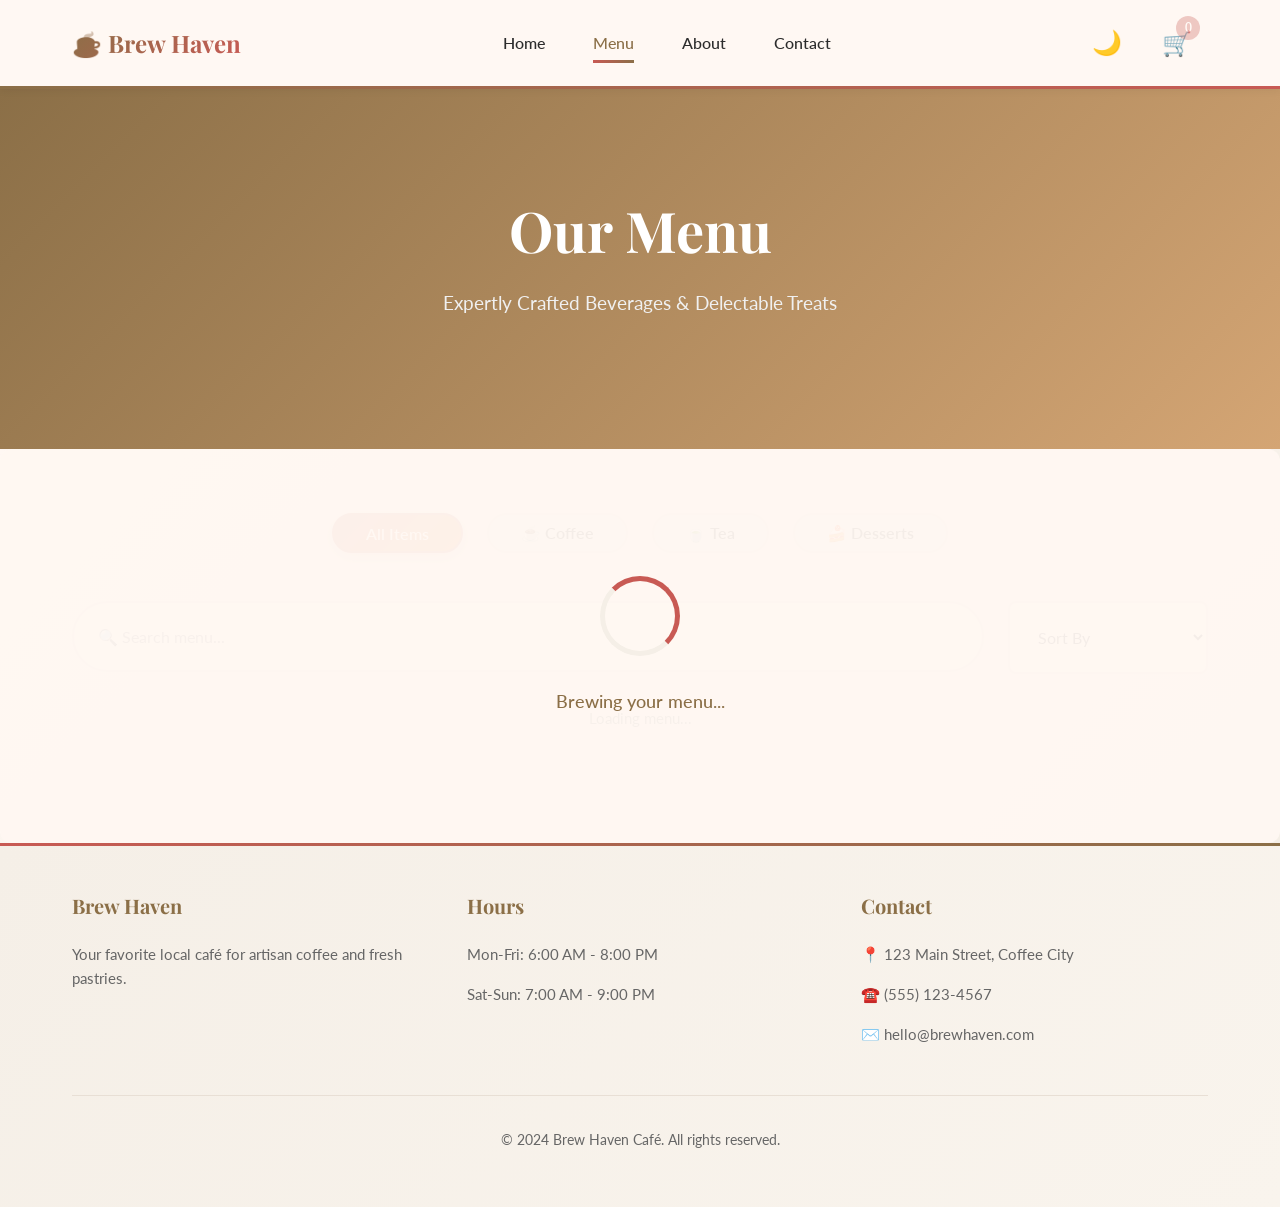
<file: menu.html>
<!DOCTYPE html>
<html lang="en">
<head>
    <meta charset="UTF-8">
    <meta name="viewport" content="width=device-width, initial-scale=1.0">
    <title>Menu - Brew Haven Café</title>
    <link href="https://fonts.googleapis.com/css2?family=Playfair+Display:wght@700&family=Lato:wght@300;400;700&display=swap" rel="stylesheet">
    <link rel="stylesheet" href="styles.css">
</head>
<body>
    <!-- Navigation Bar -->
    <nav class="navbar">
        <div class="nav-container">
            <div class="nav-brand">☕ Brew Haven</div>
            <ul class="nav-menu">
                <li><a href="index.html" class="nav-link">Home</a></li>
                <li><a href="menu.html" class="nav-link active">Menu</a></li>
                <li><a href="about.html" class="nav-link">About</a></li>
                <li><a href="contact.html" class="nav-link">Contact</a></li>
            </ul>
            <div class="nav-toggle">
                <button id="dark-mode-btn" class="dark-mode-toggle" title="Toggle Dark Mode">🌙</button>
                <a href="cart.html" class="cart-icon-nav" title="Shopping Cart">
                    <span class="cart-count" id="navbar-cart-count">0</span>
                    🛒
                </a>
                <button class="hamburger" id="hamburger">
                    <span></span>
                    <span></span>
                    <span></span>
                </button>
            </div>
        </div>
    </nav>

    <!-- Menu Hero Section -->
    <section class="menu-hero">
        <div class="menu-hero-content">
            <h1>Our Menu</h1>
            <p>Expertly Crafted Beverages & Delectable Treats</p>
        </div>
    </section>

    <!-- Menu Section -->
    <section class="menu-section">
        <div class="container">
            <!-- Loading Indicator -->
            <div class="loading-overlay" id="loadingOverlay">
                <div class="loading-content">
                    <div class="loading-spinner"></div>
                    <p>Brewing your menu...</p>
                </div>
            </div>

            <!-- Menu Controls Section -->
            <div class="menu-controls">
                <!-- Category Filters -->
                <div class="filter-buttons">
                    <button class="filter-btn active" data-filter="all">All Items</button>
                    <button class="filter-btn" data-filter="coffee">☕ Coffee</button>
                    <button class="filter-btn" data-filter="tea">🍵 Tea</button>
                    <button class="filter-btn" data-filter="desserts">🍰 Desserts</button>
                </div>

                <!-- Search and Sort Bar -->
                <div class="menu-toolbar">
                    <div class="search-box">
                        <input type="text" id="searchInput" placeholder="🔍 Search menu..." class="search-input">
                    </div>
                    <div class="sort-box">
                        <select id="sortSelect" class="sort-select">
                            <option value="default">Sort By</option>
                            <option value="price-low">Price: Low to High</option>
                            <option value="price-high">Price: High to Low</option>
                            <option value="name">Name (A-Z)</option>
                            <option value="popular">Popular Items</option>
                        </select>
                    </div>
                </div>

                <!-- Results count -->
                <div class="results-info">
                    <span id="resultsCount">Loading menu...</span>
                </div>
            </div>

            <!-- Menu Items Grid -->
            <div class="menu-grid" id="menuGrid">
            </div>
        </div>
    </section>

    <!-- Footer -->
    <footer class="footer">
        <div class="container">
            <div class="footer-content">
                <div class="footer-section">
                    <h4>Brew Haven</h4>
                    <p>Your favorite local café for artisan coffee and fresh pastries.</p>
                </div>
                <div class="footer-section">
                    <h4>Hours</h4>
                    <p>Mon-Fri: 6:00 AM - 8:00 PM</p>
                    <p>Sat-Sun: 7:00 AM - 9:00 PM</p>
                </div>
                <div class="footer-section">
                    <h4>Contact</h4>
                    <p>📍 123 Main Street, Coffee City</p>
                    <p>☎️ (555) 123-4567</p>
                    <p>✉️ hello@brewhaven.com</p>
                </div>
            </div>
            <div class="footer-bottom">
                <p>&copy; 2024 Brew Haven Café. All rights reserved.</p>
            </div>
        </div>
    </footer>

    <!-- Scroll to Top Button -->
    <button id="scroll-to-top" class="scroll-to-top" title="Back to Top">↑</button>

    <script src="products-data.js"></script>
    <script src="script.js"></script>
    <script src="cart.js"></script>
    <script src="menu-loader.js"></script>
</body>
</html>
</file>
<file: styles.css>
/* ============================================
   BREW HAVEN CAFÉ - MAIN STYLESHEET
   Modern, Responsive Design with Dark Mode
   ============================================ */

/* CSS Variables for Theme */
:root {
    /* Light Mode Colors */
    --primary-color: #8B6F47;
    --secondary-color: #D4A574;
    --accent-color: #C85A54;
    --accent-2: #E67E22;
    --accent-3: #D68910;
    --background-color: #FFF8F3;
    --text-color: #2C2C2C;
    --secondary-text-color: #666;
    --light-bg: #F5EFE7;
    --border-color: #E8DFD5;
    --shadow: 0 8px 32px rgba(139, 111, 71, 0.15);
    --shadow-sm: 0 2px 8px rgba(0, 0, 0, 0.05);
    --shadow-lg: 0 20px 60px rgba(139, 111, 71, 0.25);
    --shadow-xl: 0 25px 80px rgba(139, 111, 71, 0.3);
    
    /* Fonts */
    --heading-font: 'Playfair Display', serif;
    --body-font: 'Lato', sans-serif;
    
    /* Spacing */
    --spacing-xs: 0.5rem;
    --spacing-sm: 1rem;
    --spacing-md: 1.5rem;
    --spacing-lg: 2rem;
    --spacing-xl: 3rem;
    --spacing-2xl: 4rem;
    
    /* Transitions */
    --transition: all 0.3s ease;
    --transition-slow: all 0.5s cubic-bezier(0.34, 1.56, 0.64, 1);
    --transition-smooth: all 0.4s cubic-bezier(0.25, 0.46, 0.45, 0.94);
    
    /* Dark Mode Variables (set in .dark-mode class) */
    --dark-bg-color: #1a1a1a;
    --dark-text-color: #f0f0f0;
    --dark-card-bg: #2d2d2d;
}

/* Dark Mode Theme */
.dark-mode {
    --background-color: #1a1410;
    --text-color: #ffffff;
    --light-bg: #3d2817;
    --border-color: #5a4a3a;
    --shadow: 0 4px 15px rgba(0, 0, 0, 0.5);
    --secondary-text-color: #e8d4b0;
    --accent-color: #8B3A3A;
    --accent-2: #A0522D;
    --accent-3: #B22222;
}

/* ============================================
   RESET & BASE STYLES
   ============================================ */

* {
    margin: 0;
    padding: 0;
    box-sizing: border-box;
}

html {
    scroll-behavior: smooth;
}

body {
    font-family: var(--body-font);
    color: var(--text-color);
    background-color: var(--background-color);
    line-height: 1.6;
    transition: var(--transition);
    overflow-x: hidden;
}

h1, h2, h3, h4, h5, h6 {
    font-family: var(--heading-font);
    margin-bottom: var(--spacing-md);
    line-height: 1.2;
}

h1 { font-size: 3.5rem; }
h2 { font-size: 2.5rem; }
h3 { font-size: 1.75rem; }
h4 { font-size: 1.25rem; }

p {
    margin-bottom: var(--spacing-md);
}

a {
    color: var(--primary-color);
    text-decoration: none;
    transition: var(--transition);
}

a:hover {
    color: var(--accent-color);
}

/* ============================================
   CONTAINER
   ============================================ */

.container {
    max-width: 1200px;
    margin: 0 auto;
    padding: 0 var(--spacing-lg);
}

/* ============================================
   NAVIGATION BAR
   ============================================ */

.navbar {
    background-color: var(--background-color);
    position: sticky;
    top: 0;
    z-index: 1000;
    box-shadow: var(--shadow-sm);
    transition: var(--transition);
    border-bottom: 3px solid transparent;
    border-image: linear-gradient(90deg, var(--primary-color), var(--accent-color)) 1;
    backdrop-filter: blur(10px);
}

.nav-container {
    max-width: 1200px;
    margin: 0 auto;
    padding: var(--spacing-md) var(--spacing-lg);
    display: flex;
    justify-content: space-between;
    align-items: center;
}

.nav-brand {
    font-family: var(--heading-font);
    font-size: 1.5rem;
    color: var(--primary-color);
    font-weight: bold;
    transition: var(--transition-slow);
    background: linear-gradient(135deg, var(--primary-color), var(--accent-color));
    -webkit-background-clip: text;
    -webkit-text-fill-color: transparent;
    background-clip: text;
}

.nav-brand:hover {
    transform: scale(1.05);
    filter: brightness(1.1);
}

.nav-menu {
    display: flex;
    list-style: none;
    gap: var(--spacing-xl);
    align-items: center;
}

.nav-link {
    color: var(--text-color);
    font-weight: 500;
    transition: var(--transition-smooth);
    padding: var(--spacing-xs) 0;
    border-bottom: 3px solid transparent;
    position: relative;
}

.nav-link::after {
    content: '';
    position: absolute;
    bottom: -3px;
    left: 0;
    width: 0;
    height: 3px;
    background: linear-gradient(90deg, var(--accent-color), var(--primary-color));
    transition: width 0.4s ease;
}

.nav-link:hover::after,
.nav-link.active::after {
    width: 100%;
}

.nav-link:hover,
.nav-link.active {
    color: var(--primary-color);
}

.nav-toggle {
    display: flex;
    gap: var(--spacing-md);
    align-items: center;
}

.dark-mode-toggle {
    background: none;
    border: none;
    font-size: 1.5rem;
    cursor: pointer;
    transition: var(--transition-slow);
    display: inline-flex;
    align-items: center;
    justify-content: center;
}

.dark-mode-toggle:hover {
    transform: rotate(20deg) scale(1.15);
    filter: drop-shadow(0 0 8px rgba(230, 126, 34, 0.5));
}

.hamburger {
    display: none;
    flex-direction: column;
    background: none;
    border: none;
    cursor: pointer;
    gap: 5px;
}

.hamburger span {
    width: 25px;
    height: 3px;
    background-color: var(--text-color);
    transition: var(--transition);
}

/* ============================================
   HERO SECTION (Homepage)
   ============================================ */

.hero {
    position: relative;
    height: 90vh;
    display: flex;
    align-items: center;
    justify-content: center;
    color: white;
    text-align: center;
    background: linear-gradient(-45deg, #8B6F47, #D4A574, #C85A54, #E67E22);
    background-size: 400% 400%;
    animation: gradientShift 15s ease infinite;
    overflow: hidden;
}

.hero-overlay {
    position: absolute;
    top: 0;
    left: 0;
    right: 0;
    bottom: 0;
    background: rgba(0, 0, 0, 0.25);
    z-index: 1;
}

.hero-content {
    position: relative;
    z-index: 2;
    animation: fadeInUp 1s ease-out;
}

.hero-title {
    font-size: 4.5rem;
    margin-bottom: var(--spacing-sm);
    text-shadow: 2px 2px 4px rgba(0, 0, 0, 0.3);
    animation: slideDown 0.8s ease-out;
    background: linear-gradient(135deg, white, #f0f0f0);
    -webkit-background-clip: text;
    -webkit-text-fill-color: transparent;
    background-clip: text;
}

.hero-tagline {
    font-size: 1.5rem;
    margin-bottom: var(--spacing-lg);
    text-shadow: 1px 1px 2px rgba(0, 0, 0, 0.3);
    font-weight: 300;
    animation: slideDown 0.8s ease-out 0.2s both;
    background: linear-gradient(135deg, #ffffff, #f5f5f5);
    -webkit-background-clip: text;
    -webkit-text-fill-color: transparent;
    background-clip: text;
}

/* ============================================
   BUTTONS
   ============================================ */

.cta-button,
.cta-button-secondary,
.submit-btn,
.filter-btn {
    padding: var(--spacing-sm) var(--spacing-xl);
    border: none;
    border-radius: 50px;
    cursor: pointer;
    font-family: var(--body-font);
    font-size: 1rem;
    font-weight: 600;
    transition: var(--transition-slow);
    display: inline-block;
    text-decoration: none;
    position: relative;
    overflow: hidden;
}

.cta-button::before,
.cta-button-secondary::before {
    content: '';
    position: absolute;
    top: 50%;
    left: 50%;
    width: 0;
    height: 0;
    border-radius: 50%;
    background: rgba(255, 255, 255, 0.3);
    transform: translate(-50%, -50%);
    transition: width 0.6s, height 0.6s;
}

.cta-button:active::before,
.cta-button-secondary:active::before {
    width: 300px;
    height: 300px;
}

.cta-button {
    background: linear-gradient(135deg, var(--accent-color), #E67E22);
    color: white;
    box-shadow: 0 4px 15px rgba(200, 90, 84, 0.3);
}

.cta-button:hover {
    background: linear-gradient(135deg, #E67E22, var(--accent-color));
    transform: translateY(-4px);
    box-shadow: 0 8px 25px rgba(230, 126, 34, 0.5);
}

.cta-button-secondary {
    background: linear-gradient(135deg, var(--secondary-color), #E67E22);
    color: white;
    box-shadow: 0 4px 15px rgba(212, 165, 116, 0.3);
}

.cta-button-secondary:hover {
    background: linear-gradient(135deg, #E67E22, var(--secondary-color));
    transform: translateY(-4px);
    box-shadow: 0 8px 25px rgba(230, 126, 34, 0.4);
}

.submit-btn {
    background: linear-gradient(135deg, var(--primary-color), var(--accent-color));
    color: white;
    width: 100%;
    box-shadow: 0 4px 15px rgba(139, 111, 71, 0.3);
}

.submit-btn:hover {
    transform: translateY(-3px);
    box-shadow: 0 8px 25px rgba(139, 111, 71, 0.5);
    background: linear-gradient(135deg, var(--accent-color), var(--primary-color));
}

.filter-btn {
    background-color: var(--light-bg);
    color: var(--text-color);
    border: 2px solid var(--border-color);
    padding: var(--spacing-xs) var(--spacing-lg);
    transition: var(--transition-smooth);
}

.filter-btn:hover {
    border-color: var(--accent-color);
    transform: translateY(-2px);
    background: linear-gradient(135deg, rgba(230, 126, 34, 0.1), rgba(200, 90, 84, 0.1));
}

.filter-btn.active {
    background: linear-gradient(135deg, var(--accent-color), #E67E22);
    color: white;
    border-color: var(--accent-color);
    box-shadow: 0 4px 15px rgba(200, 90, 84, 0.4);
}

/* ============================================
   FEATURED SECTION (Homepage)
   ============================================ */

.featured-section {
    padding: var(--spacing-2xl) 0;
    background: linear-gradient(135deg, var(--light-bg), #f9f4ed);
    position: relative;
    overflow: hidden;
}

.section-title {
    text-align: center;
    color: var(--primary-color);
    margin-bottom: var(--spacing-xl);
    position: relative;
    padding-bottom: var(--spacing-lg);
    animation: slideDown 0.6s ease-out;
}

.section-title::after {
    content: '';
    position: absolute;
    bottom: 0;
    left: 50%;
    transform: translateX(-50%);
    width: 100px;
    height: 4px;
    background: linear-gradient(90deg, var(--accent-color), var(--primary-color), var(--secondary-color));
    border-radius: 2px;
    box-shadow: 0 0 20px rgba(230, 126, 34, 0.4);
    animation: gradientShift 3s ease-in-out infinite;
}

.featured-grid,
.team-grid,
.benefits-grid {
    display: grid;
    grid-template-columns: repeat(auto-fit, minmax(250px, 1fr));
    gap: var(--spacing-xl);
    margin-bottom: var(--spacing-xl);
}

.featured-card {
    background-color: var(--background-color);
    border-radius: 12px;
    overflow: hidden;
    box-shadow: var(--shadow-sm);
    transition: var(--transition-slow);
    animation: fadeInUp 0.6s ease-out;
    border: 2px solid transparent;
    position: relative;
}

.featured-card::before {
    content: '';
    position: absolute;
    top: 0;
    left: 0;
    right: 0;
    bottom: 0;
    background: linear-gradient(135deg, rgba(230, 126, 34, 0.1), rgba(200, 90, 84, 0.1));
    opacity: 0;
    transition: opacity 0.3s ease;
    pointer-events: none;
    z-index: 1;
}

.featured-card:hover {
    transform: translateY(-12px) scale(1.02);
    box-shadow: var(--shadow-xl);
    border-color: var(--accent-color);
}

.featured-card:hover::before {
    opacity: 1;
}

.card-image {
    width: 100%;
    height: 200px;
    background: linear-gradient(135deg, #E67E22, #D4A574);
    display: flex;
    align-items: center;
    justify-content: center;
    color: white;
    font-size: 3rem;
    overflow: hidden;
    position: relative;
}

.card-image::after {
    content: '';
    position: absolute;
    top: 0;
    left: -100%;
    width: 100%;
    height: 100%;
    background: linear-gradient(90deg, transparent, rgba(255, 255, 255, 0.3), transparent);
    animation: shine 3s infinite;
}

.card-image iframe {
    width: 100%;
    height: 100%;
    border: none;
}

.card-content {
    padding: var(--spacing-lg);
}

.card-content h3 {
    color: var(--primary-color);
    margin-bottom: var(--spacing-sm);
}

.card-content p {
    color: var(--secondary-text-color, #666);
    font-size: 0.95rem;
    margin-bottom: var(--spacing-md);
}

.price {
    display: block;
    font-size: 1.5rem;
    background: linear-gradient(135deg, var(--accent-color), #E67E22);
    -webkit-background-clip: text;
    -webkit-text-fill-color: transparent;
    background-clip: text;
    font-weight: bold;
    transition: var(--transition-slow);
}

.section-cta {
    text-align: center;
    margin-top: var(--spacing-xl);
}

/* ============================================
   BENEFITS SECTION
   ============================================ */

.why-us-section {
    padding: var(--spacing-2xl) 0;
    background: linear-gradient(135deg, var(--background-color), var(--light-bg));
    position: relative;
}

.benefit-card {
    text-align: center;
    padding: var(--spacing-xl);
    background: linear-gradient(135deg, var(--light-bg), #f9f4ed);
    border-radius: 12px;
    transition: var(--transition-slow);
    animation: fadeInUp 0.6s ease-out;
    border: 2px solid transparent;
    position: relative;
    overflow: hidden;
}

.benefit-card::before {
    content: '';
    position: absolute;
    top: 0;
    left: -100%;
    width: 100%;
    height: 100%;
    background: linear-gradient(90deg, transparent, rgba(255, 255, 255, 0.4), transparent);
    transition: left 0.5s ease;
}

.benefit-card:hover {
    transform: translateY(-8px);
    box-shadow: var(--shadow-lg);
    border-color: var(--accent-color);
    background: linear-gradient(135deg, #f9f4ed, var(--light-bg));
}

.benefit-card:hover::before {
    left: 100%;
}

.benefit-icon {
    font-size: 3rem;
    margin-bottom: var(--spacing-md);
}

.benefit-card h3 {
    color: var(--primary-color);
    margin-bottom: var(--spacing-sm);
}

.benefit-card p {
    color: var(--secondary-text-color, #666);
    font-size: 0.95rem;
}

/* ============================================
   MENU SECTION
   ============================================ */

.menu-hero {
    min-height: 40vh;
    display: flex;
    align-items: center;
    justify-content: center;
    background: linear-gradient(135deg, var(--primary-color), var(--secondary-color));
    color: white;
    text-align: center;
}

.menu-hero-content h1 {
    color: white;
}

.menu-hero-content p {
    color: #f0f0f0;
    font-size: 1.2rem;
}

.menu-section {
    padding: var(--spacing-2xl) 0;
    background: linear-gradient(135deg, var(--background-color), var(--light-bg));
    position: relative;
}

.filter-buttons {
    display: flex;
    justify-content: center;
    gap: var(--spacing-md);
    margin-bottom: var(--spacing-xl);
    flex-wrap: wrap;
}

.menu-grid {
    display: grid;
    grid-template-columns: repeat(auto-fill, minmax(300px, 1fr));
    gap: var(--spacing-lg);
    animation: fadeInUp 0.8s ease-out;
}

.menu-item {
    background: linear-gradient(135deg, var(--light-bg), #faf6f0);
    padding: var(--spacing-lg);
    border-radius: 12px;
    border-left: 5px solid transparent;
    border-image: linear-gradient(180deg, var(--accent-color), var(--primary-color)) 1;
    transition: var(--transition-slow);
    animation: fadeInUp 0.6s ease-out;
    opacity: 1;
    position: relative;
    overflow: hidden;
}

.menu-item::before {
    content: '';
    position: absolute;
    top: 0;
    left: 0;
    right: 0;
    bottom: 0;
    background: radial-gradient(circle at 20% 50%, rgba(230, 126, 34, 0.05), transparent);
    pointer-events: none;
}

.menu-item:hover {
    transform: translateX(8px) translateY(-4px);
    box-shadow: var(--shadow-lg);
    background: linear-gradient(135deg, #faf6f0, var(--light-bg));
}

.menu-item.hidden {
    display: none;
}

.item-header {
    display: flex;
    justify-content: space-between;
    align-items: flex-start;
    margin-bottom: var(--spacing-sm);
}

.item-header h3 {
    color: var(--primary-color);
    margin: 0;
}

.item-description {
    color: var(--secondary-text-color, #666);
    font-size: 0.95rem;
    margin-bottom: var(--spacing-md);
}

.category-badge {
    display: inline-block;
    background: linear-gradient(135deg, #A0522D, #8B3A3A);
    color: white;
    padding: var(--spacing-xs) var(--spacing-md);
    border-radius: 20px;
    font-size: 0.8rem;
    font-weight: 600;
    box-shadow: 0 4px 12px rgba(160, 82, 45, 0.4);
    transition: var(--transition-slow);
}

.dark-mode .category-badge {
    background: linear-gradient(135deg, #B22222, #8B0000);
    box-shadow: 0 4px 12px rgba(178, 34, 34, 0.6);
}

/* ============================================
   ABOUT SECTION
   ============================================ */

.about-hero {
    min-height: 40vh;
    display: flex;
    align-items: center;
    justify-content: center;
    background: linear-gradient(135deg, var(--primary-color), var(--secondary-color));
    color: white;
    text-align: center;
}

.about-hero-content h1 {
    color: white;
}

.about-hero-content p {
    color: #f0f0f0;
    font-size: 1.2rem;
}

.about-section {
    padding: var(--spacing-2xl) 0;
    background: linear-gradient(135deg, var(--light-bg), #f9f4ed);
    position: relative;
}

.about-story {
    display: grid;
    grid-template-columns: 1fr 1fr;
    gap: var(--spacing-xl);
    margin-bottom: var(--spacing-2xl);
    align-items: center;
}

.story-text h2 {
    color: var(--primary-color);
}

.story-text p {
    color: var(--secondary-text-color, #666);
}

.story-image {
    min-height: 400px;
}

.placeholder-image {
    width: 100%;
    height: 100%;
    background: linear-gradient(135deg, var(--secondary-color), var(--primary-color));
    display: flex;
    align-items: center;
    justify-content: center;
    color: white;
    font-size: 1.5rem;
    border-radius: 12px;
    box-shadow: var(--shadow);
    text-align: center;
    padding: var(--spacing-lg);
}

.mission-vision {
    display: grid;
    grid-template-columns: 1fr 1fr;
    gap: var(--spacing-xl);
    margin-bottom: var(--spacing-2xl);
}

.mission-card,
.vision-card {
    background: linear-gradient(135deg, var(--light-bg), #f9f4ed);
    padding: var(--spacing-xl);
    border-radius: 12px;
    box-shadow: var(--shadow-sm);
    transition: var(--transition-slow);
    border: 2px solid transparent;
    position: relative;
    overflow: hidden;
}

.mission-card::before,
.vision-card::before {
    content: '';
    position: absolute;
    top: 0;
    left: 0;
    right: 0;
    height: 4px;
    background: linear-gradient(90deg, var(--accent-color), var(--primary-color));
}

.mission-card:hover,
.vision-card:hover {
    transform: translateY(-8px);
    box-shadow: var(--shadow-lg);
    border-color: var(--accent-color);
    background: linear-gradient(135deg, #f9f4ed, var(--light-bg));
}

.mission-card h3,
.vision-card h3 {
    color: var(--primary-color);
}

.mission-card p,
.vision-card p {
    color: var(--secondary-text-color, #666);
}

.values-section {
    margin-bottom: var(--spacing-2xl);
}

.values-grid {
    display: grid;
    grid-template-columns: repeat(auto-fit, minmax(250px, 1fr));
    gap: var(--spacing-lg);
}

.value-card {
    background: linear-gradient(135deg, var(--light-bg), #f9f4ed);
    padding: var(--spacing-lg);
    border-radius: 12px;
    text-align: center;
    transition: var(--transition-slow);
    animation: fadeInUp 0.6s ease-out;
    border: 2px solid transparent;
    position: relative;
    overflow: hidden;
}

.value-card::before {
    content: '';
    position: absolute;
    top: -50%;
    left: -50%;
    width: 200%;
    height: 200%;
    background: radial-gradient(circle, rgba(230, 126, 34, 0.2), transparent);
    transition: all 0.6s ease;
}

.value-card:hover {
    transform: translateY(-8px);
    box-shadow: var(--shadow-lg);
    border-color: var(--accent-color);
}

.value-card:hover::before {
    top: -25%;
    left: -25%;
}

.value-icon {
    font-size: 2.5rem;
    margin-bottom: var(--spacing-md);
}

.value-card h4 {
    color: var(--primary-color);
}

.value-card p {
    color: var(--secondary-text-color, #666);
    font-size: 0.95rem;
}

.team-section {
    margin-bottom: var(--spacing-2xl);
}

.team-intro {
    color: var(--secondary-text-color, #666);
    text-align: center;
    margin-bottom: var(--spacing-lg);
}

.team-member {
    background: linear-gradient(135deg, var(--light-bg), #f9f4ed);
    padding: var(--spacing-lg);
    border-radius: 12px;
    text-align: center;
    transition: var(--transition-slow);
    animation: fadeInUp 0.6s ease-out;
    border: 2px solid transparent;
    position: relative;
    overflow: hidden;
}

.team-member::after {
    content: '';
    position: absolute;
    bottom: 0;
    left: 0;
    right: 0;
    height: 4px;
    background: linear-gradient(90deg, var(--accent-color), var(--primary-color));
    transform: scaleX(0);
    transition: transform 0.4s ease;
}

.team-member:hover {
    transform: translateY(-8px);
    box-shadow: var(--shadow-lg);
    border-color: var(--accent-color);
}

.team-member:hover::after {
    transform: scaleX(1);
}

.member-avatar {
    width: 80px;
    height: 80px;
    background: linear-gradient(135deg, var(--accent-color), #E67E22);
    color: white;
    display: flex;
    align-items: center;
    justify-content: center;
    border-radius: 50%;
    font-size: 1.5rem;
    font-weight: bold;
    margin: 0 auto var(--spacing-md);
    box-shadow: 0 4px 15px rgba(200, 90, 84, 0.3);
    transition: var(--transition-slow);
}

.team-member:hover .member-avatar {
    transform: scale(1.1) rotate(5deg);
    box-shadow: 0 8px 25px rgba(230, 126, 34, 0.5);
}

.team-member h4 {
    color: var(--primary-color);
}

.role {
    color: var(--accent-color);
    font-weight: 600;
    margin-bottom: var(--spacing-sm);
}

.team-member p {
    color: var(--secondary-text-color, #666);
    font-size: 0.95rem;
}

.gallery-section {
    margin-bottom: var(--spacing-2xl);
}

.gallery-grid {
    display: grid;
    grid-template-columns: repeat(auto-fit, minmax(250px, 1fr));
    gap: var(--spacing-lg);
}

.gallery-item {
    border-radius: 12px;
    overflow: hidden;
    box-shadow: var(--shadow-sm);
    transition: var(--transition-slow);
    position: relative;
}

.gallery-item::before {
    content: '';
    position: absolute;
    top: 0;
    left: 0;
    right: 0;
    bottom: 0;
    background: linear-gradient(135deg, rgba(230, 126, 34, 0.3), rgba(200, 90, 84, 0.3));
    opacity: 0;
    transition: opacity 0.4s ease;
    z-index: 2;
}

.gallery-item:hover {
    transform: scale(1.08) rotate(1deg);
    box-shadow: var(--shadow-xl);
}

.gallery-item:hover::before {
    opacity: 1;
}

.gallery-image {
    min-height: 250px;
}

/* ============================================
   CONTACT SECTION
   ============================================ */

.contact-hero {
    min-height: 40vh;
    display: flex;
    align-items: center;
    justify-content: center;
    background: linear-gradient(135deg, var(--primary-color), var(--secondary-color));
    color: white;
    text-align: center;
}

.contact-hero-content h1 {
    color: white;
}

.contact-hero-content p {
    color: #f0f0f0;
    font-size: 1.2rem;
}

.contact-section {
    padding: var(--spacing-2xl) 0;
    background: linear-gradient(135deg, var(--background-color), var(--light-bg));
    position: relative;
}

.contact-wrapper {
    display: grid;
    grid-template-columns: 1fr 1fr;
    gap: var(--spacing-2xl);
    margin-bottom: var(--spacing-2xl);
}

.contact-info h2 {
    color: var(--primary-color);
}

.info-item {
    display: flex;
    gap: var(--spacing-lg);
    margin-bottom: var(--spacing-lg);
    padding-bottom: var(--spacing-lg);
    border-bottom: 1px solid var(--border-color);
}

.info-item:last-child {
    border-bottom: none;
}

.info-icon {
    font-size: 2rem;
}

.info-content h3 {
    color: var(--primary-color);
    margin-bottom: var(--spacing-sm);
}

.info-content p {
    color: var(--secondary-text-color, #666);
    margin: 0;
}

.info-content a {
    color: var(--primary-color);
}

.info-content a:hover {
    color: var(--accent-color);
}

.social-links {
    margin-top: var(--spacing-xl);
}

.social-links h3 {
    color: var(--primary-color);
}

.socials {
    display: flex;
    gap: var(--spacing-md);
    flex-wrap: wrap;
}

.social-btn {
    background: linear-gradient(135deg, var(--primary-color), var(--accent-color));
    color: white;
    padding: var(--spacing-sm) var(--spacing-lg);
    border-radius: 50px;
    transition: var(--transition-slow);
    display: inline-block;
    position: relative;
    overflow: hidden;
}

.social-btn::before {
    content: '';
    position: absolute;
    top: 50%;
    left: 50%;
    width: 0;
    height: 0;
    border-radius: 50%;
    background: rgba(255, 255, 255, 0.3);
    transform: translate(-50%, -50%);
    transition: width 0.6s, height 0.6s;
}

.social-btn:hover {
    background: linear-gradient(135deg, var(--accent-color), #E67E22);
    transform: translateY(-3px);
    box-shadow: 0 8px 20px rgba(200, 90, 84, 0.4);
}

.social-btn:active::before {
    width: 300px;
    height: 300px;
}

.contact-form-wrapper h2 {
    color: var(--primary-color);
}

.contact-form {
    display: flex;
    flex-direction: column;
    gap: var(--spacing-md);
}

.form-group {
    display: flex;
    flex-direction: column;
}

.form-group label {
    font-weight: 600;
    margin-bottom: var(--spacing-xs);
    color: var(--text-color);
}

.form-group input,
.form-group select,
.form-group textarea {
    padding: var(--spacing-md);
    border: 2px solid var(--border-color);
    border-radius: 8px;
    font-family: var(--body-font);
    font-size: 1rem;
    color: var(--text-color);
    background-color: var(--light-bg);
    transition: var(--transition-slow);
}

.form-group input:focus,
.form-group select:focus,
.form-group textarea:focus {
    outline: none;
    border-color: var(--accent-color);
    box-shadow: 0 0 0 4px rgba(200, 90, 84, 0.2);
    background-color: var(--background-color);
    transform: translateY(-2px);
}

.form-group textarea {
    resize: vertical;
    font-family: var(--body-font);
}

.error-message {
    color: #d32f2f;
    font-size: 0.85rem;
    margin-top: var(--spacing-xs);
    display: none;
}

.form-group.error input,
.form-group.error select,
.form-group.error textarea {
    border-color: #d32f2f;
}

.form-group.error .error-message {
    display: block;
}

.form-message {
    padding: var(--spacing-md);
    border-radius: 8px;
    text-align: center;
    display: none;
    margin-top: var(--spacing-sm);
}

.form-message.success {
    background-color: #4caf50;
    color: white;
    display: block;
}

.form-message.error {
    background-color: #f44336;
    color: white;
    display: block;
}

.map-section {
    margin-bottom: var(--spacing-2xl);
}

.map-placeholder {
    width: 100%;
    height: 400px;
    background-color: var(--light-bg);
    display: flex;
    align-items: center;
    justify-content: center;
    border-radius: 12px;
    font-size: 1.1rem;
    color: var(--secondary-text-color, #666);
    text-align: center;
    padding: var(--spacing-lg);
}

.faq-section {
    padding: var(--spacing-2xl) 0;
    background: linear-gradient(135deg, var(--light-bg), #f9f4ed);
    position: relative;
}

.faq-section h2 {
    text-align: center;
    color: var(--primary-color);
}

.faq-grid {
    display: grid;
    grid-template-columns: repeat(auto-fit, minmax(300px, 1fr));
    gap: var(--spacing-lg);
}

.faq-item {
    background: linear-gradient(135deg, var(--background-color), var(--light-bg));
    padding: var(--spacing-lg);
    border-radius: 12px;
    box-shadow: var(--shadow-sm);
    transition: var(--transition-slow);
    animation: fadeInUp 0.6s ease-out;
    border-left: 5px solid var(--accent-color);
    position: relative;
}

.faq-item::before {
    content: '';
    position: absolute;
    top: 0;
    left: 0;
    right: 0;
    bottom: 0;
    background: linear-gradient(135deg, transparent, rgba(230, 126, 34, 0.05));
    border-radius: 12px;
    pointer-events: none;
}

.faq-item:hover {
    transform: translateY(-5px) translateX(5px);
    box-shadow: var(--shadow-lg);
    border-left-width: 8px;
}

.faq-item h3 {
    color: var(--primary-color);
}

.faq-item p {
    color: var(--secondary-text-color, #666);
    margin: 0;
}

.cta-section {
    background: linear-gradient(135deg, var(--primary-color), var(--secondary-color));
    color: white;
    padding: var(--spacing-2xl) 0;
    text-align: center;
}

.cta-section h2 {
    color: white;
}

.cta-section p {
    color: #f0f0f0;
    font-size: 1.1rem;
    margin-bottom: var(--spacing-lg);
}

/* ============================================
   FOOTER
   ============================================ */

.footer {
    background: linear-gradient(135deg, var(--light-bg), #f9f4ed);
    color: var(--text-color);
    padding: var(--spacing-xl) 0 var(--spacing-lg);
    border-top: 3px solid transparent;
    border-image: linear-gradient(90deg, var(--accent-color), var(--primary-color)) 1;
}

.footer-content {
    display: grid;
    grid-template-columns: repeat(auto-fit, minmax(250px, 1fr));
    gap: var(--spacing-xl);
    margin-bottom: var(--spacing-lg);
}

.footer-section h4 {
    color: var(--primary-color);
    margin-bottom: var(--spacing-md);
    transition: var(--transition-slow);
}

.footer-section h4:hover {
    color: var(--accent-color);
}

.footer-section p {
    color: var(--secondary-text-color, #666);
    font-size: 0.95rem;
    margin-bottom: var(--spacing-sm);
}

.footer-bottom {
    text-align: center;
    padding-top: var(--spacing-lg);
    border-top: 1px solid var(--border-color);
    color: var(--secondary-text-color, #999);
    font-size: 0.9rem;
}

/* ============================================
   SCROLL TO TOP BUTTON
   ============================================ */

.scroll-to-top {
    position: fixed;
    bottom: 30px;
    right: 30px;
    width: 50px;
    height: 50px;
    background: linear-gradient(135deg, var(--accent-color), #E67E22);
    color: white;
    border: none;
    border-radius: 50%;
    font-size: 1.5rem;
    cursor: pointer;
    display: none;
    align-items: center;
    justify-content: center;
    transition: var(--transition-slow);
    z-index: 999;
    box-shadow: var(--shadow-lg);
    animation: float 3s ease-in-out infinite;
}

.scroll-to-top:hover {
    transform: translateY(-5px) scale(1.1);
    box-shadow: var(--shadow-xl);
    background: linear-gradient(135deg, #E67E22, var(--accent-color));
}

.scroll-to-top:active {
    transform: scale(0.95);
}

.scroll-to-top.visible {
    display: flex;
}

/* ============================================
   ANIMATIONS
   ============================================ */

@keyframes fadeInUp {
    from {
        opacity: 0;
        transform: translateY(30px);
    }
    to {
        opacity: 1;
        transform: translateY(0);
    }
}

@keyframes slideIn {
    from {
        opacity: 0;
        transform: translateX(-20px);
    }
    to {
        opacity: 1;
        transform: translateX(0);
    }
}

@keyframes float {
    0%, 100% {
        transform: translateY(0px);
    }
    50% {
        transform: translateY(-20px);
    }
}

@keyframes glow {
    0%, 100% {
        box-shadow: 0 0 20px rgba(230, 126, 34, 0.3);
    }
    50% {
        box-shadow: 0 0 40px rgba(230, 126, 34, 0.6);
    }
}

@keyframes shine {
    0% {
        background-position: -1000px 0;
    }
    100% {
        background-position: 1000px 0;
    }
}

@keyframes pulse {
    0%, 100% {
        opacity: 1;
    }
    50% {
        opacity: 0.7;
    }
}

@keyframes slideDown {
    from {
        opacity: 0;
        transform: translateY(-20px);
    }
    to {
        opacity: 1;
        transform: translateY(0);
    }
}

@keyframes rotateIn {
    from {
        opacity: 0;
        transform: rotate(-10deg) scale(0.9);
    }
    to {
        opacity: 1;
        transform: rotate(0deg) scale(1);
    }
}

@keyframes scaleIn {
    from {
        opacity: 0;
        transform: scale(0.95);
    }
    to {
        opacity: 1;
        transform: scale(1);
    }
}

@keyframes gradientShift {
    0% {
        background-position: 0% 50%;
    }
    50% {
        background-position: 100% 50%;
    }
    100% {
        background-position: 0% 50%;
    }
}

@keyframes bounce {
    0%, 100% {
        transform: translateY(0);
    }
    50% {
        transform: translateY(-10px);
    }
}

@keyframes shimmer {
    0% {
        background-position: -1000px 0;
    }
    100% {
        background-position: 1000px 0;
    }
}

@keyframes fadeInScale {
    from {
        opacity: 0;
        transform: scale(0.95);
    }
    to {
        opacity: 1;
        transform: scale(1);
    }
}

/* ============================================
   RESPONSIVE DESIGN
   ============================================ */

@media (max-width: 768px) {
    h1 { font-size: 2.5rem; }
    h2 { font-size: 1.75rem; }
    h3 { font-size: 1.25rem; }

    .nav-menu {
        display: none;
        position: absolute;
        top: 100%;
        left: 0;
        right: 0;
        flex-direction: column;
        background-color: var(--background-color);
        padding: var(--spacing-lg);
        gap: var(--spacing-md);
        border-bottom: 2px solid var(--light-bg);
    }

    .nav-menu.active {
        display: flex;
    }

    .hamburger {
        display: flex;
    }

    .hero {
        height: 60vh;
    }

    .hero-title {
        font-size: 2.5rem;
    }

    .hero-tagline {
        font-size: 1.1rem;
    }

    .featured-grid,
    .team-grid,
    .benefits-grid {
        grid-template-columns: 1fr;
    }

    .about-story {
        grid-template-columns: 1fr;
    }

    .mission-vision {
        grid-template-columns: 1fr;
    }

    .contact-wrapper {
        grid-template-columns: 1fr;
    }

    .menu-grid {
        grid-template-columns: 1fr;
    }

    .filter-buttons {
        justify-content: flex-start;
        overflow-x: auto;
        padding-bottom: var(--spacing-sm);
    }

    .filter-btn {
        white-space: nowrap;
    }

    .scroll-to-top {
        width: 45px;
        height: 45px;
        bottom: 20px;
        right: 20px;
        font-size: 1.2rem;
    }

    .container {
        padding: 0 var(--spacing-md);
    }

    .section-title {
        font-size: 2rem;
    }
}

@media (max-width: 480px) {
    h1 { font-size: 1.75rem; }
    h2 { font-size: 1.25rem; }
    h3 { font-size: 1rem; }

    .hero {
        height: 50vh;
    }

    .hero-title {
        font-size: 1.75rem;
    }

    .hero-tagline {
        font-size: 0.95rem;
    }

    .cta-button,
    .cta-button-secondary {
        padding: var(--spacing-sm) var(--spacing-md);
        font-size: 0.9rem;
    }

    .nav-brand {
        font-size: 1.2rem;
    }

    .container {
        padding: 0 var(--spacing-sm);
    }

    .contact-form {
        gap: var(--spacing-sm);
    }

    .footer-content {
        grid-template-columns: 1fr;
    }

    .section-title {
        font-size: 1.5rem;
    }

    .map-placeholder {
        height: 250px;
    }
}

/* ============================================
   ACCESSIBILITY & UTILITIES
   ============================================ */

.visually-hidden {
    position: absolute;
    width: 1px;
    height: 1px;
    padding: 0;
    margin: -1px;
    overflow: hidden;
    clip: rect(0, 0, 0, 0);
    white-space: nowrap;
    border: 0;
}

/* Smooth transitions for dark mode */
* {
    transition: background-color 0.3s ease, color 0.3s ease;
}

/* Loading Screen */
.loading-screen {
    position: fixed;
    top: 0;
    left: 0;
    right: 0;
    bottom: 0;
    background: linear-gradient(135deg, var(--background-color), var(--light-bg));
    display: flex;
    align-items: center;
    justify-content: center;
    z-index: 9999;
    opacity: 1;
    transition: opacity 0.8s ease, visibility 0.8s ease;
    visibility: visible;
}

.loading-screen.hidden {
    opacity: 0;
    visibility: hidden;
}

/* ============================================
   ENHANCED MENU FEATURES - SLOW LOADING
   ============================================ */

/* Loading Overlay */
.loading-overlay {
    position: absolute;
    top: 0;
    left: 0;
    right: 0;
    bottom: 0;
    background: rgba(255, 248, 243, 0.95);
    display: flex;
    align-items: center;
    justify-content: center;
    z-index: 100;
    border-radius: 12px;
    animation: fadeIn 0.3s ease;
}

.dark-mode .loading-overlay {
    background: rgba(26, 20, 16, 0.95);
}

.loading-content {
    text-align: center;
}

.loading-spinner {
    width: 80px;
    height: 80px;
    border: 5px solid var(--light-bg);
    border-top-color: var(--accent-color);
    border-right-color: #E67E22;
    border-radius: 50%;
    animation: spin 1s linear infinite;
    margin: 0 auto var(--spacing-lg);
}

.loading-content p {
    color: var(--primary-color);
    font-size: 1.1rem;
    font-weight: 500;
    margin: 0;
}

@keyframes spin {
    to { transform: rotate(360deg); }
}

/* Menu Controls */
.menu-controls {
    margin-bottom: var(--spacing-xl);
    position: relative;
}

.menu-toolbar {
    display: grid;
    grid-template-columns: 1fr 200px;
    gap: var(--spacing-md);
    margin-bottom: var(--spacing-lg);
}

.search-box {
    width: 100%;
}

.search-input {
    width: 100%;
    padding: var(--spacing-md);
    border: 2px solid var(--border-color);
    border-radius: 50px;
    font-family: var(--body-font);
    font-size: 1rem;
    color: var(--text-color);
    background-color: var(--background-color);
    transition: var(--transition-slow);
}

.search-input:focus {
    outline: none;
    border-color: var(--accent-color);
    box-shadow: 0 0 0 4px rgba(200, 90, 84, 0.15);
    background: linear-gradient(135deg, var(--background-color), var(--light-bg));
}

.sort-select {
    width: 100%;
    padding: var(--spacing-md);
    border: 2px solid var(--border-color);
    border-radius: 8px;
    font-family: var(--body-font);
    font-size: 1rem;
    color: var(--text-color);
    background-color: var(--background-color);
    cursor: pointer;
    transition: var(--transition-slow);
}

.sort-select:focus {
    outline: none;
    border-color: var(--accent-color);
    box-shadow: 0 0 0 4px rgba(200, 90, 84, 0.15);
}

.sort-select:hover {
    border-color: var(--accent-color);
}

.results-info {
    text-align: center;
    color: var(--secondary-text-color);
    font-size: 0.95rem;
    margin-bottom: var(--spacing-md);
}

/* Dynamic Menu Items */
.menu-item-dynamic {
    animation: slideInItem 0.5s ease-out forwards;
    opacity: 0;
}

.menu-item-dynamic.loaded {
    opacity: 1;
}

@keyframes slideInItem {
    from {
        opacity: 0;
        transform: translateY(20px) scale(0.95);
    }
    to {
        opacity: 1;
        transform: translateY(0) scale(1);
    }
}

/* Item Badge */
.item-badge-container {
    position: relative;
    min-height: 25px;
    margin-bottom: var(--spacing-sm);
}

.item-badge {
    display: inline-block;
    background: linear-gradient(135deg, #FFD700, #FFA500);
    color: #333;
    padding: 4px 12px;
    border-radius: 20px;
    font-size: 0.75rem;
    font-weight: 700;
    box-shadow: 0 4px 12px rgba(255, 215, 0, 0.4);
    animation: badgePulse 2s ease-in-out infinite;
}

.item-badge[data-badge="new"] {
    background: linear-gradient(135deg, #4CAF50, #45a049);
    color: white;
}

.item-badge[data-badge="popular"] {
    background: linear-gradient(135deg, #FF6B6B, #EE5A52);
    color: white;
}

.item-badge[data-badge="classic"] {
    background: linear-gradient(135deg, #8B6F47, #D4A574);
    color: white;
}

@keyframes badgePulse {
    0%, 100% {
        transform: scale(1);
    }
    50% {
        transform: scale(1.05);
    }
}

/* No Results Message */
.no-results {
    grid-column: 1 / -1;
    text-align: center;
    padding: var(--spacing-2xl);
    color: var(--secondary-text-color);
}

.no-results p {
    font-size: 1.1rem;
    margin: 0;
}

/* Add to Cart Button */
.add-to-cart-btn {
    width: 100%;
    padding: var(--spacing-sm) var(--spacing-md);
    background: linear-gradient(135deg, var(--accent-color), #E67E22);
    color: white;
    border: none;
    border-radius: 8px;
    cursor: pointer;
    font-weight: 600;
    transition: var(--transition-slow);
    display: flex;
    align-items: center;
    justify-content: center;
    gap: var(--spacing-xs);
    margin-top: var(--spacing-md);
    box-shadow: 0 4px 12px rgba(200, 90, 84, 0.3);
}

.add-to-cart-btn:hover {
    background: linear-gradient(135deg, #E67E22, var(--accent-color));
    transform: translateY(-2px) scale(1.02);
    box-shadow: 0 8px 20px rgba(230, 126, 34, 0.5);
}

.add-to-cart-btn:active {
    transform: translateY(0) scale(0.98);
}

/* Responsive Menu Grid */
@media (max-width: 768px) {
    .menu-toolbar {
        grid-template-columns: 1fr;
    }
    
    .menu-grid {
        grid-template-columns: 1fr;
    }
}

@keyframes fadeIn {
    from {
        opacity: 0;
    }
    to {
        opacity: 1;
    }
}

@keyframes fadeOut {
    from {
        opacity: 1;
    }
    to {
        opacity: 0;
    }
}
.loading-spinner {
    border-right-color: var(--accent-color);
    border-radius: 50%;
    animation: spin 1s linear infinite;
}

@keyframes spin {
    to {
        transform: rotate(360deg);
    }
}

.loading-text {
    position: absolute;
    bottom: 40px;
    color: var(--secondary-text-color);
    font-size: 0.9rem;
    animation: pulse 1.5s ease-in-out infinite;
}

/* Widget Loading States */
.widget-loading {
    background: linear-gradient(90deg, var(--light-bg) 25%, transparent 50%, var(--light-bg) 75%);
    background-size: 1000px 100%;
    animation: shimmer 2s infinite;
    border-radius: 12px;
}

.widget-loading.featured-card {
    height: 350px;
}

.widget-loading.menu-item {
    height: 180px;
}

.widget-loading.team-member {
    height: 250px;
}

/* Focus states for accessibility */
button:focus,
input:focus,
select:focus,
textarea:focus,
a:focus {
    outline: 2px solid var(--primary-color);
    outline-offset: 2px;
}

/* ============================================
   SHOPPING CART STYLES
   ============================================ */

/* Cart Icon in Navbar */
.cart-icon-nav {
    position: relative;
    font-size: 1.5rem;
    cursor: pointer;
    transition: var(--transition);
    margin: 0 var(--spacing-sm);
    display: inline-flex;
    align-items: center;
}

.cart-icon-nav:hover {
    transform: scale(1.1);
}

.cart-count {
    position: absolute;
    top: -8px;
    right: -8px;
    background-color: var(--accent-color);
    color: white;
    width: 24px;
    height: 24px;
    border-radius: 50%;
    display: flex;
    align-items: center;
    justify-content: center;
    font-size: 0.75rem;
    font-weight: bold;
    transition: var(--transition);
}

.cart-count {
    animation: scaleIn 0.3s ease;
}

/* Cart Page Hero */
.cart-hero {
    background: linear-gradient(135deg, var(--primary-color), var(--accent-color));
    color: white;
    padding: 60px var(--spacing-lg);
    text-align: center;
    position: relative;
    overflow: hidden;
}

.cart-hero::before {
    content: '';
    position: absolute;
    top: 0;
    left: 0;
    right: 0;
    bottom: 0;
    background: url('data:image/svg+xml,<svg xmlns="http://www.w3.org/2000/svg" viewBox="0 0 100 100"><circle cx="50" cy="50" r="40" fill="rgba(255,255,255,0.05)"/></svg>');
    opacity: 0.1;
}

.cart-hero-content {
    position: relative;
    z-index: 1;
}

.cart-hero h1 {
    font-size: 2.5rem;
    margin-bottom: var(--spacing-md);
    color: white;
}

.cart-hero p {
    font-size: 1.1rem;
    opacity: 0.95;
}

/* Cart Main Layout */
.cart-main {
    padding: var(--spacing-2xl) var(--spacing-lg);
    min-height: calc(100vh - 500px);
}

.cart-layout {
    display: grid;
    grid-template-columns: 2fr 1fr;
    gap: var(--spacing-xl);
}

/* Cart Items Section */
.cart-items-section {
    background: var(--light-bg);
    padding: var(--spacing-lg);
    border-radius: 12px;
    border: 1px solid var(--border-color);
}

.cart-items-section h2 {
    margin-bottom: var(--spacing-lg);
    color: var(--primary-color);
}

.cart-items-grid {
    display: grid;
    gap: var(--spacing-lg);
}

/* Cart Item Card */
.cart-item-card {
    background: var(--background-color);
    padding: var(--spacing-lg);
    border-radius: 12px;
    border: 2px solid var(--border-color);
    transition: var(--transition);
    position: relative;
}

.cart-item-card:hover {
    border-color: var(--accent-color);
    box-shadow: var(--shadow-sm);
}

.cart-item-header {
    display: flex;
    justify-content: space-between;
    align-items: start;
    margin-bottom: var(--spacing-md);
}

.cart-item-header h3 {
    margin-bottom: 0;
    flex: 1;
}

.item-category {
    background: var(--accent-2);
    color: white;
    padding: 4px 12px;
    border-radius: 20px;
    font-size: 0.8rem;
    font-weight: 600;
}

.cart-item-price {
    font-size: 1.5rem;
    font-weight: bold;
    color: var(--accent-color);
    margin-bottom: var(--spacing-md);
}

.cart-item-controls {
    display: flex;
    justify-content: space-between;
    align-items: center;
    gap: var(--spacing-lg);
}

.quantity-control {
    display: flex;
    align-items: center;
    border: 2px solid var(--border-color);
    border-radius: 8px;
    background: var(--background-color);
    overflow: hidden;
}

.qty-btn {
    width: 40px;
    height: 40px;
    border: none;
    background: transparent;
    cursor: pointer;
    font-size: 1.2rem;
    font-weight: bold;
    color: var(--primary-color);
    transition: var(--transition);
    display: flex;
    align-items: center;
    justify-content: center;
}

.qty-btn:hover {
    background-color: var(--light-bg);
    color: var(--accent-color);
}

.qty-input {
    width: 50px;
    border: none;
    text-align: center;
    font-weight: bold;
    color: var(--text-color);
    background: transparent;
    font-size: 1rem;
}

.qty-input:focus {
    outline: none;
}

.cart-item-total {
    display: flex;
    flex-direction: column;
    align-items: flex-end;
}

.total-label {
    font-size: 0.85rem;
    color: var(--secondary-text-color);
    margin-bottom: 4px;
}

.total-amount {
    font-size: 1.25rem;
    font-weight: bold;
    color: var(--accent-color);
}

.remove-btn {
    position: absolute;
    top: var(--spacing-md);
    right: var(--spacing-md);
    width: 32px;
    height: 32px;
    border: none;
    background: var(--accent-color);
    color: white;
    border-radius: 50%;
    cursor: pointer;
    font-size: 1.2rem;
    transition: var(--transition);
    display: flex;
    align-items: center;
    justify-content: center;
}

.remove-btn:hover {
    background: var(--accent-3);
    transform: scale(1.1);
}

/* Empty Cart Message */
.empty-cart-message {
    text-align: center;
    padding: var(--spacing-2xl) var(--spacing-lg);
}

.empty-cart-icon {
    font-size: 4rem;
    margin-bottom: var(--spacing-lg);
    opacity: 0.5;
}

.empty-cart-message h3 {
    color: var(--secondary-text-color);
    margin-bottom: var(--spacing-md);
}

.empty-cart-message p {
    color: var(--secondary-text-color);
    margin-bottom: var(--spacing-lg);
}

/* Cart Summary Section */
.cart-summary-section {
    display: flex;
    flex-direction: column;
    gap: var(--spacing-lg);
}

.cart-summary-card {
    background: linear-gradient(135deg, var(--light-bg), var(--background-color));
    padding: var(--spacing-lg);
    border-radius: 12px;
    border: 2px solid var(--border-color);
    box-shadow: var(--shadow-sm);
    position: sticky;
    top: 100px;
}

.cart-summary-card h3 {
    color: var(--primary-color);
    margin-bottom: var(--spacing-lg);
    text-align: center;
}

.summary-row {
    display: flex;
    justify-content: space-between;
    align-items: center;
    padding: var(--spacing-sm) 0;
    color: var(--secondary-text-color);
}

.summary-row span:last-child {
    font-weight: 600;
    color: var(--text-color);
}

.summary-divider {
    height: 2px;
    background: var(--border-color);
    margin: var(--spacing-md) 0;
}

.summary-total {
    color: var(--accent-color) !important;
    font-size: 1.2rem;
}

.summary-total span:last-child {
    color: var(--accent-color) !important;
}

.checkout-btn {
    width: 100%;
    margin-top: var(--spacing-md);
    background: linear-gradient(135deg, var(--accent-color), var(--accent-2));
}

.checkout-btn:hover {
    box-shadow: 0 8px 25px rgba(200, 90, 84, 0.4);
}

.secondary-btn {
    width: 100%;
    text-align: center;
    padding: var(--spacing-md);
    border: 2px solid var(--primary-color);
    color: var(--primary-color);
    border-radius: 8px;
    transition: var(--transition);
    display: block;
}

.secondary-btn:hover {
    background-color: var(--light-bg);
    transform: translateY(-2px);
}

/* AI Recommendations Card */
.ai-recommendations-card {
    background: linear-gradient(135deg, rgba(139, 111, 71, 0.05), rgba(212, 165, 116, 0.05));
    padding: var(--spacing-lg);
    border-radius: 12px;
    border: 2px solid var(--border-color);
}

.recommendations-header {
    margin-bottom: var(--spacing-lg);
    text-align: center;
}

.recommendations-header h3 {
    color: var(--primary-color);
    margin-bottom: var(--spacing-sm);
}

.ai-badge {
    display: inline-block;
    background: linear-gradient(135deg, var(--accent-color), var(--accent-2));
    color: white;
    padding: 4px 12px;
    border-radius: 20px;
    font-size: 0.75rem;
    font-weight: 600;
}

.recommendations-list {
    display: flex;
    flex-direction: column;
    gap: var(--spacing-md);
}

.recommendation-item {
    background: var(--background-color);
    padding: var(--spacing-md);
    border-radius: 8px;
    border: 1px solid var(--border-color);
    transition: var(--transition);
}

.recommendation-item:hover {
    border-color: var(--accent-color);
    box-shadow: var(--shadow-sm);
    transform: translateX(4px);
}

.recommendation-header {
    display: flex;
    justify-content: space-between;
    align-items: center;
    margin-bottom: var(--spacing-sm);
}

.recommendation-header h4 {
    margin-bottom: 0;
    color: var(--text-color);
}

.recommendation-price {
    font-weight: bold;
    color: var(--accent-color);
}

.recommendation-category {
    font-size: 0.85rem;
    color: var(--secondary-text-color);
    margin-bottom: var(--spacing-sm);
}

.recommendation-add-btn {
    width: 100%;
    padding: var(--spacing-sm);
    font-size: 0.9rem;
}

.no-recommendations {
    text-align: center;
    color: var(--secondary-text-color);
    padding: var(--spacing-lg);
    font-style: italic;
}

/* AI Analytics Section */
.ai-analytics-section {
    background: linear-gradient(135deg, var(--light-bg), var(--background-color));
    padding: var(--spacing-2xl) var(--spacing-lg);
    border-top: 2px solid var(--border-color);
}

.ai-analytics-section h2 {
    text-align: center;
    color: var(--primary-color);
    margin-bottom: var(--spacing-xl);
}

.analytics-grid {
    display: grid;
    grid-template-columns: repeat(auto-fit, minmax(200px, 1fr));
    gap: var(--spacing-lg);
}

.analytics-card {
    background: var(--background-color);
    padding: var(--spacing-lg);
    border-radius: 12px;
    border: 2px solid var(--border-color);
    text-align: center;
    transition: var(--transition);
    box-shadow: var(--shadow-sm);
}

.analytics-card:hover {
    border-color: var(--accent-color);
    transform: translateY(-4px);
    box-shadow: var(--shadow-md);
}

.analytics-label {
    display: block;
    color: var(--secondary-text-color);
    font-size: 0.9rem;
    margin-bottom: var(--spacing-sm);
    text-transform: uppercase;
    letter-spacing: 1px;
}

.analytics-value {
    display: block;
    font-size: 1.5rem;
    font-weight: bold;
    color: var(--accent-color);
}

/* Cart Notification Toast */
.cart-notification {
    position: fixed;
    bottom: 30px;
    left: 50%;
    transform: translateX(-50%) translateY(200px);
    background: linear-gradient(135deg, var(--accent-color), var(--accent-2));
    color: white;
    padding: var(--spacing-md) var(--spacing-lg);
    border-radius: 8px;
    box-shadow: 0 8px 25px rgba(200, 90, 84, 0.4);
    z-index: 1000;
    transition: transform 0.4s cubic-bezier(0.34, 1.56, 0.64, 1);
    max-width: 300px;
    text-align: center;
}

.cart-notification.show {
    transform: translateX(-50%) translateY(0);
}

/* Add to Cart Button */
.add-to-cart-btn {
    background: linear-gradient(135deg, var(--accent-color), var(--accent-2));
    color: white;
    border: none;
    padding: var(--spacing-sm) var(--spacing-md);
    border-radius: 8px;
    cursor: pointer;
    font-weight: 600;
    transition: var(--transition);
    width: 100%;
    margin-top: var(--spacing-md);
    font-size: 0.95rem;
}

.add-to-cart-btn:hover {
    box-shadow: 0 6px 20px rgba(200, 90, 84, 0.3);
    transform: translateY(-2px);
}

.add-to-cart-btn:active {
    transform: translateY(0);
}

.menu-item .add-to-cart-btn {
    margin-top: var(--spacing-md);
}

.featured-card .add-to-cart-btn {
    margin-top: var(--spacing-md);
}

/* Responsive Cart */
@media (max-width: 768px) {
    .cart-layout {
        grid-template-columns: 1fr;
    }

    .cart-summary-card {
        position: relative;
        top: auto;
    }

    .cart-item-controls {
        flex-direction: column;
        align-items: flex-start;
    }

    .cart-item-total {
        align-items: flex-start;
    }

    .analytics-grid {
        grid-template-columns: repeat(2, 1fr);
    }

    .cart-hero h1 {
        font-size: 1.75rem;
    }
}

@media (max-width: 480px) {
    .cart-hero {
        padding: 40px var(--spacing-md);
    }

    .cart-hero h1 {
        font-size: 1.5rem;
    }

    .cart-main {
        padding: var(--spacing-lg) var(--spacing-sm);
    }

    .cart-items-section {
        padding: var(--spacing-md);
    }

    .cart-item-card {
        padding: var(--spacing-md);
    }

    .cart-item-header {
        flex-direction: column;
    }

    .analytics-grid {
        grid-template-columns: 1fr;
    }

    .quantity-control {
        flex: 1;
        width: 100%;
    }

    .qty-input {
        width: 100%;
    }

    .checkout-btn,
    .secondary-btn {
        margin-top: var(--spacing-md);
    }
}
</file>
